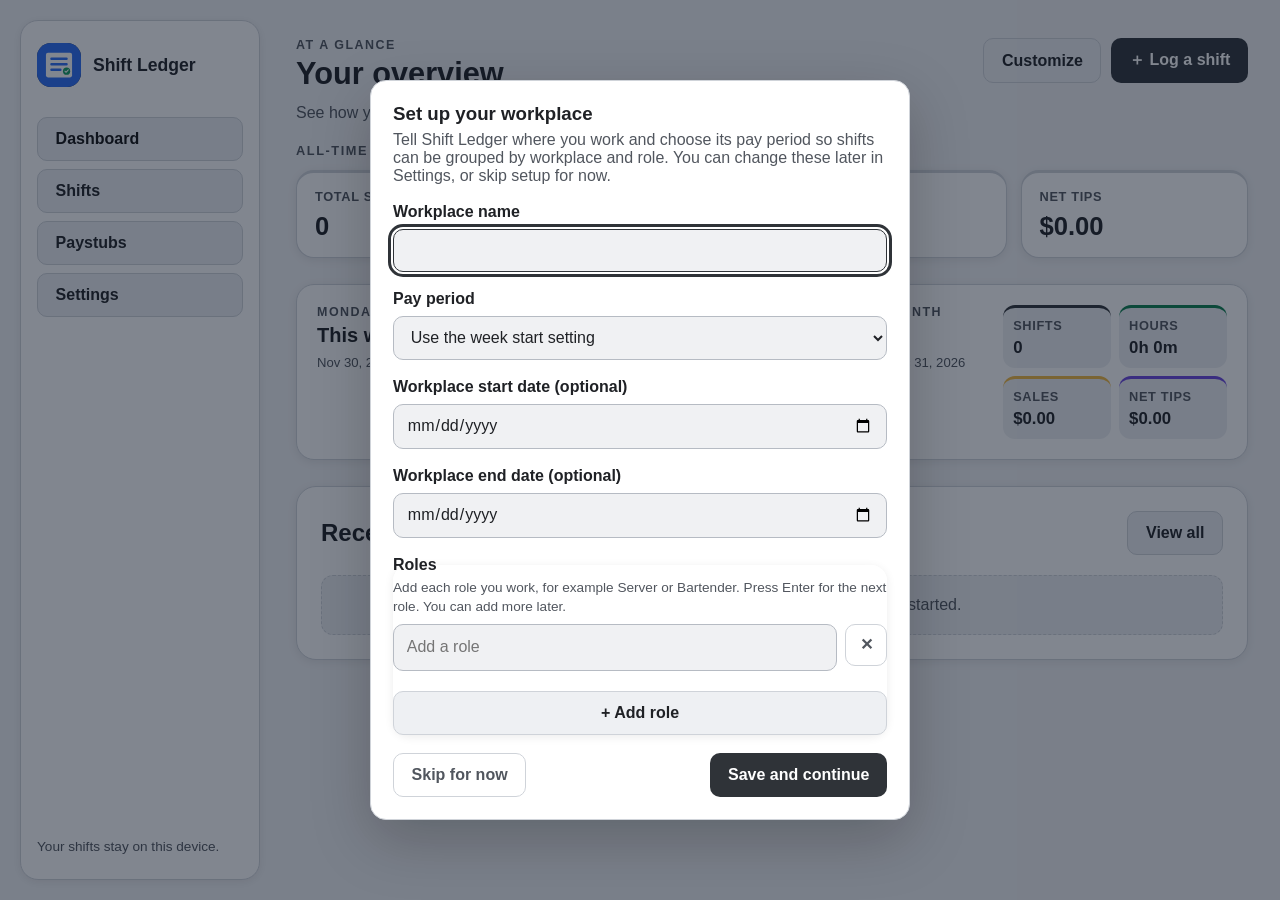
<file: index.html>
<!DOCTYPE html>
<html lang="en">

<head>
    <meta charset="UTF-8">
    <meta name="viewport" content="width=device-width, initial-scale=1.0, interactive-widget=resizes-content">
    <meta name="theme-color" content="#2a6df6">
    <meta name="description" content="Track service shifts, work hours, sales, and tips.">
    <title>Shift Ledger</title>
    <link rel="manifest" href="manifest.webmanifest">
    <link rel="icon" href="assets/icons/icon.svg" type="image/svg+xml">
    <link rel="stylesheet" href="assets/css/style.css">
    <script>
        // Apply saved appearance and hide the page until the app has rendered, avoiding a flash of default views.
        (function () {
            var root = document.documentElement;
            if ("scrollRestoration" in history) {
                history.scrollRestoration = "manual";
            }
            try {
                var settings = JSON.parse(localStorage.getItem("shift-ledger-settings-v1")) || {};
                if (/^[a-z-]+$/.test(settings.visualStyle || "")) {
                    root.dataset.style = settings.visualStyle;
                }
                if (settings.colorMode === "light" || settings.colorMode === "dark") {
                    root.dataset.theme = settings.colorMode;
                }
            } catch (error) { }
            root.classList.add("is-booting");
            window.setTimeout(function () { root.classList.remove("is-booting"); }, 3000);
        })();
    </script>
</head>

<body>
    <a class="skip-link" href="#main-content">Skip to main content</a>
    <div class="app-shell">
        <aside class="sidebar">
            <a class="brand" href="./" data-view="dashboard" aria-label="Shift Ledger dashboard">
                <img class="brand-mark" src="assets/icons/icon.svg" alt="">
                <strong>Shift Ledger</strong>
            </a>
            <nav class="main-nav" aria-label="Main navigation">
                <button type="button" class="nav-button" data-view="dashboard">Dashboard</button>
                <button type="button" class="nav-button" data-view="previous-shifts">Shifts</button>
                <button type="button" class="nav-button" data-view="paystubs">Paystubs</button>
                <button type="button" class="nav-button" data-view="settings">Settings</button>
            </nav>
            <p class="sidebar-footer">Your shifts stay on this device.</p>
        </aside>

        <div class="app-content">
            <p id="form-status" class="form-status" role="status" aria-live="polite" hidden></p>
        <main id="main-content" tabindex="-1">
            <section id="dashboard" class="view is-hidden">
                <header class="dashboard-heading view-header">
                    <div class="view-heading">
                        <p class="eyebrow">At a glance</p>
                        <h1>Your overview</h1>
                        <p>See how your shifts, hours, sales, and tips are adding up.</p>
                    </div>
                    <div class="dashboard-heading-actions">
                        <button type="button" id="open-dashboard-customize" class="secondary-button" aria-haspopup="dialog" aria-controls="dashboard-customize-dialog">Customize</button>
                        <button type="button" class="primary-button" data-view="new-shift">＋ Log a shift</button>
                    </div>
                </header>
                <section class="dashboard-totals" data-dashboard-section="totals" aria-labelledby="summary-heading">
                    <h2 id="summary-heading" class="summary-heading">All-time totals</h2>
                    <div class="summary-grid" role="group" aria-label="All-time totals">
                        <article class="stat-card accent-blue" data-dashboard-stat="shifts">
                            <span>Total shifts</span>
                            <strong id="summary-total-shifts">0</strong>
                        </article>
                        <article class="stat-card accent-green" data-dashboard-stat="hours">
                            <span>Hours worked</span>
                            <strong id="summary-total-hours">0h 0m</strong>
                        </article>
                        <article class="stat-card accent-gold" data-dashboard-stat="sales">
                            <span>Total sales</span>
                            <strong id="summary-total-sales">$0.00</strong>
                        </article>
                        <article class="stat-card accent-purple" data-dashboard-stat="tips">
                            <span>Net tips</span>
                            <strong id="summary-total-tips">$0.00</strong>
                        </article>
                    </div>
                </section>

                <section class="period-grid" data-dashboard-section="periods" aria-label="Period summaries">
                    <article class="period-card">
                        <div class="period-heading">
                            <div>
                                <p class="eyebrow">Monday to Sunday</p>
                                <h2>This week</h2>
                            </div>
                            <span id="week-date-range" class="period-range"></span>
                        </div>
                        <div id="week-summary" class="period-metrics" aria-label="This week's statistics"></div>
                    </article>
                    <article class="period-card">
                        <div class="period-heading">
                            <div>
                                <p class="eyebrow">Calendar month</p>
                                <h2>This month</h2>
                            </div>
                            <span id="month-date-range" class="period-range"></span>
                        </div>
                        <div id="month-summary" class="period-metrics" aria-label="This month's statistics"></div>
                    </article>
                </section>

                <section class="panel" data-dashboard-section="recent">
                    <div class="panel-header">
                        <h2>Recent activity</h2>
                        <button type="button" class="secondary-button" data-view="previous-shifts">View all</button>
                    </div>
                    <div id="recent-shifts" class="recent-list"></div>
                </section>

                <dialog id="dashboard-customize-dialog" class="history-filter-dialog" aria-labelledby="dashboard-customize-title">
                    <div class="filter-dialog-header">
                        <div>
                            <h3 id="dashboard-customize-title">Customize dashboard</h3>
                            <p>Choose which sections and stats to show.</p>
                        </div>
                        <button type="button" id="close-dashboard-customize" class="ghost-button" aria-label="Close customization">&times;</button>
                    </div>
                    <fieldset class="dashboard-options">
                        <legend>Sections</legend>
                        <label><input type="checkbox" data-dashboard-option="section" data-dashboard-key="totals"> All-time totals</label>
                        <label><input type="checkbox" data-dashboard-option="section" data-dashboard-key="periods"> This week and this month</label>
                        <label><input type="checkbox" data-dashboard-option="section" data-dashboard-key="recent"> Recent activity</label>
                    </fieldset>
                    <fieldset class="dashboard-options">
                        <legend>Stats</legend>
                        <label><input type="checkbox" data-dashboard-option="stat" data-dashboard-key="shifts"> Shifts</label>
                        <label><input type="checkbox" data-dashboard-option="stat" data-dashboard-key="hours"> Hours</label>
                        <label><input type="checkbox" data-dashboard-option="stat" data-dashboard-key="sales"> Sales</label>
                        <label><input type="checkbox" data-dashboard-option="stat" data-dashboard-key="tips"> Net tips</label>
                    </fieldset>
                    <div class="filter-dialog-actions">
                        <span></span>
                        <button type="button" id="done-dashboard-customize" class="primary-button">Done</button>
                    </div>
                </dialog>
            </section>

            <section id="new-shift" class="view is-hidden">
                <header class="form-header-card view-header">
                    <div class="view-heading">
                        <p class="eyebrow">Shift entry</p>
                        <h1 id="form-title">New Shift</h1>
                        <p>Capture the time, sales, and tips for this shift.</p>
                    </div>
                </header>

                <form id="shift-form" class="shift-form" novalidate>
                    <div id="guided-controls" class="guided-controls" hidden>
                        <p id="guided-progress" aria-live="polite"></p>
                        <p id="guided-question" class="guided-question" tabindex="-1"></p>
                    </div>
                    <div id="shift-entry-fields" hidden>
                    <div id="edit-history" class="edit-history" role="group" aria-label="Undo and redo" hidden>
                        <span id="edit-history-message" class="edit-history-message" role="status" aria-live="polite"></span>
                        <button type="button" id="undo-edit" class="ghost-button" aria-label="Undo" title="Undo (Ctrl+Z)" disabled>↶</button>
                        <button type="button" id="redo-edit" class="ghost-button" aria-label="Redo" title="Redo (Ctrl+Y)" disabled>↷</button>
                    </div>
                    <div class="form-context-grid">
                        <fieldset id="shift-date-card" data-guided-step data-guided-prompt="What date did your shift start?">
                            <legend>Shift date</legend>
                            <div class="form-grid">
                                <label class="field">
                                    <span>Date (shift start)</span>
                                    <input type="date" id="shift-date" aria-describedby="shift-date-error" required>
                                    <span class="field-error" id="shift-date-error" hidden></span>
                                </label>
                            </div>
                        </fieldset>

                        <fieldset id="shift-workplace-card" class="progressive-section" data-guided-step data-guided-prompt="Where did you work, and which role were you working?" hidden>
                            <legend>Workplace and role</legend>
                            <div class="form-grid">
                                <label class="field" id="shift-workplace-field" hidden>
                                    <span>Workplace</span>
                                    <select id="shift-workplace" aria-describedby="shift-workplace-error" required></select>
                                    <span class="field-error" id="shift-workplace-error" hidden></span>
                                </label>
                                <label class="field" id="shift-role-field" hidden>
                                    <span>Role</span>
                                    <select id="shift-role" aria-describedby="shift-role-hint shift-role-error"></select>
                                    <small class="field-hint" id="shift-role-hint" aria-live="polite"></small>
                                    <span class="field-error" id="shift-role-error" hidden></span>
                                </label>
                            </div>
                        </fieldset>
                    </div>

                    <div id="shift-details" class="shift-form-details progressive-section" hidden>
                        <div class="form-context-grid">
                            <fieldset data-guided-step data-guided-prompt="Which worked periods should be attached to this shift?">
                                <legend>Worked periods</legend>
                                <input type="hidden" id="shift-meal-period" value="">
                                <div class="form-grid">
                                    <div id="worked-period-list" class="worked-period-list">
                                        <div class="worked-period-row" data-worked-period-id="worked-period-1">
                                            <label class="field">
                                                <span>Worked period</span>
                                                <input type="text" id="shift-other-label" data-worked-period list="shift-label-suggestions" autocomplete="off" placeholder="e.g. Lunch, Brunch, or Overnight" aria-describedby="shift-meal-period-error">
                                            </label>
                                            <button type="button" class="secondary-button" data-remove-worked-period aria-label="Remove worked period 1" disabled>Remove period</button>
                                        </div>
                                    </div>
                                    <datalist id="shift-label-suggestions"></datalist>
                                    <button type="button" class="secondary-button" id="add-worked-period">+ Add worked period</button>
                                    <span class="field-error" id="shift-meal-period-error" hidden></span>
                                    <label class="field" id="shift-job-field">
                                        <span>Job</span>
                                        <select id="shift-job" aria-describedby="shift-job-error" required>
                                            <option value="">Select</option>
                                            <option value="Server">Server</option>
                                            <option value="Expo">Expo</option>
                                            <option value="__add_workplace__">+ Add workplace…</option>
                                        </select>
                                        <span class="field-error" id="shift-job-error" hidden></span>
                                    </label>
                                </div>
                            </fieldset>
                        <fieldset>
                            <legend>Time tracking</legend>
                            <div class="sub-card-grid">
                                <label class="field" data-guided-step data-guided-prompt="What time did you clock in?">
                                    <span>Clock in</span>
                                    <input type="time" id="shift-clock-in" aria-describedby="shift-clock-in-error" required>
                                    <span class="field-error" id="shift-clock-in-error" hidden></span>
                                </label>
                                <label class="field" data-guided-step data-guided-prompt="What time did your shift end?">
                                    <span>Clock out</span>
                                    <input type="time" id="shift-clock-out" aria-describedby="shift-clock-out-error" required>
                                    <span class="field-error" id="shift-clock-out-error" hidden></span>
                                </label>
                                <fieldset id="guided-break-question" class="guided-break-question" data-guided-step data-guided-prompt="Did you have a break?" hidden>
                                    <legend id="guided-break-label">Did you have a break?</legend>
                                    <div class="guided-choice-buttons" role="radiogroup" aria-labelledby="guided-break-label" aria-describedby="shift-had-break-error">
                                        <label class="guided-choice-button">
                                            <input type="radio" id="shift-had-break-yes" name="guided-had-break" value="yes">
                                            <span>Yes</span>
                                        </label>
                                        <label class="guided-choice-button">
                                            <input type="radio" id="shift-had-break-no" name="guided-had-break" value="no">
                                            <span>No</span>
                                        </label>
                                    </div>
                                    <span class="field-error" id="shift-had-break-error" hidden></span>
                                </fieldset>
                                <div id="break-time-fields" class="sub-card" data-guided-step data-guided-prompt="When did your break start and end?" role="group" aria-labelledby="break-card-title">
                                    <h4 class="sub-card-title" id="break-card-title">Break</h4>
                                    <label class="field">
                                        <span>Break start</span>
                                        <input type="time" id="shift-break-start" aria-describedby="shift-break-start-error">
                                        <span class="field-error" id="shift-break-start-error" hidden></span>
                                    </label>
                                    <label class="field">
                                        <span>Break end</span>
                                        <input type="time" id="shift-break-end" aria-describedby="shift-break-end-error">
                                        <span class="field-error" id="shift-break-end-error" hidden></span>
                                    </label>
                                </div>
                            </div>
                        </fieldset>
                        </div>

                        <p id="role-no-reports-note" class="field-hint" hidden>This role doesn't track sales or tip reports, so this shift is saved without them.</p>

                        <div id="single-report-fields" class="form-report-grid" hidden>
                        <fieldset id="guided-sales-card" data-role-capability="tracksSales">
                            <legend>Sales</legend>
                            <label id="shift-no-sales-report-control" class="report-toggle">
                                <input type="checkbox" id="shift-no-sales-report" aria-describedby="shift-no-sales-report-hint">
                                <span>No sales report for this shift</span>
                            </label>
                            <small id="shift-no-sales-report-hint" class="field-hint">Check this if you don't have your sales numbers. Sales are left out of totals, and nothing is recorded as zero.</small>
                            <fieldset id="guided-sales-report-step" class="guided-report-question" data-guided-step data-guided-prompt="Do you have your sales report?" hidden>
                                <legend id="guided-sales-report-title">Do you have your sales report?</legend>
                                <div id="guided-sales-report-choice" class="guided-report-choice" role="radiogroup" aria-labelledby="guided-sales-report-title" aria-describedby="shift-sales-report-error">
                                    <label class="guided-choice-button">
                                        <input type="radio" id="shift-has-sales-report-yes" name="guided-has-sales-report" value="yes">
                                        <span>Yes</span>
                                    </label>
                                    <label class="guided-choice-button">
                                        <input type="radio" id="shift-has-sales-report-no" name="guided-has-sales-report" value="no">
                                        <span>No</span>
                                    </label>
                                    <span class="field-error" id="shift-sales-report-error" hidden></span>
                                </div>
                                <small id="guided-sales-report-hint" class="field-hint" hidden>Choose No if you don't have the sales numbers. They won't be included in totals.</small>
                            </fieldset>
                            <div id="guided-sales-inputs" class="sub-card-grid" data-report-inputs="sales" data-guided-step data-guided-prompt="Fill out the sales from your report" hidden>
                                <label class="field">
                                    <span>Beer &amp; wine</span>
                                    <input type="number" id="shift-baw-sales" min="0" step="0.01" value="0">
                                </label>
                                <label class="field">
                                    <span>Food</span>
                                    <input type="number" id="shift-food-sales" min="0" step="0.01" value="0">
                                </label>
                                <label class="field">
                                    <span>Liquor</span>
                                    <input type="number" id="shift-liquor-sales" min="0" step="0.01" value="0">
                                </label>
                                <label class="field">
                                    <span>NA beverage</span>
                                    <input type="number" id="shift-na-sales" min="0" step="0.01" value="0">
                                </label>
                                <div class="sub-card" role="group" aria-labelledby="additional-sales-card-title">
                                    <h4 class="sub-card-title" id="additional-sales-card-title">Additional sales</h4>
                                    <label class="field">
                                        <span>Additional</span>
                                        <input type="number" id="shift-additional-sales" min="0" step="0.01" value="0">
                                    </label>
                                </div>
                            </div>
                        </fieldset>

                        <fieldset id="guided-tips-card" data-role-capability="tipReport">
                            <legend>Tips</legend>
                            <label id="shift-no-tips-report-control" class="report-toggle">
                                <input type="checkbox" id="shift-no-tips-report" aria-describedby="shift-no-tips-report-hint">
                                <span>No tip report for this shift</span>
                            </label>
                            <small id="shift-no-tips-report-hint" class="field-hint">Check this if you don't have your tip numbers. Tips are left out of totals, and nothing is recorded as zero.</small>
                            <fieldset id="guided-tips-report-step" class="guided-report-question" data-guided-step data-guided-prompt="Do you have your tips report?" hidden>
                                <legend id="guided-tips-report-title">Do you have your tips report?</legend>
                                <div id="guided-tips-report-choice" class="guided-report-choice" role="radiogroup" aria-labelledby="guided-tips-report-title" aria-describedby="shift-tips-report-error">
                                    <label class="guided-choice-button">
                                        <input type="radio" id="shift-has-tips-report-yes" name="guided-has-tips-report" value="yes">
                                        <span>Yes</span>
                                    </label>
                                    <label class="guided-choice-button">
                                        <input type="radio" id="shift-has-tips-report-no" name="guided-has-tips-report" value="no">
                                        <span>No</span>
                                    </label>
                                    <span class="field-error" id="shift-tips-report-error" hidden></span>
                                </div>
                                <small id="guided-tips-report-hint" class="field-hint" hidden>Choose No if you don't have the tip numbers. They won't be included in totals.</small>
                            </fieldset>
                            <div id="guided-tips-inputs" class="sub-card-grid" data-report-inputs="tips" data-guided-step data-guided-prompt="Fill out the tips from your report">
                                <div class="sub-card" role="group" aria-label="Tips report" data-role-capability="receivesTips">
                                    <div class="sub-card-grid">
                                        <label class="field" data-role-capability="receivesTips">
                                            <span>CC tips</span>
                                            <input type="number" id="shift-cc-tips" min="0" step="0.01" value="0">
                                        </label>
                                        <label class="field" data-role-capability="receivesTips">
                                            <span>Cash tips</span>
                                            <input type="number" id="shift-cash-tips" min="0" step="0.01" value="0">
                                        </label>
                                        <label class="field" data-role-capability="receivesTips">
                                            <span>Auto-gratuity</span>
                                            <input type="number" id="shift-auto-gratuity" min="0" step="0.01" value="0">
                                        </label>
                                    </div>
                                </div>
                                <div class="sub-card" role="group" aria-labelledby="tipout-card-title" data-role-capability="tipOut">
                                    <h4 class="sub-card-title" id="tipout-card-title">Tip out</h4>
                                    <label class="field" data-role-capability="tipsOut">
                                        <span>Tips paid out</span>
                                        <input type="number" id="shift-tip-out-paid" min="0" step="0.01" value="0">
                                    </label>
                                    <label class="field" data-role-capability="receivesTipOut">
                                        <span>Tip out received</span>
                                        <input type="number" id="shift-tip-out-received" min="0" step="0.01" value="0">
                                    </label>
                                </div>
                            </div>
                        </fieldset>
                        </div>

                        <section id="double-report-fields" data-guided-step data-guided-prompt="What reports do you have for this shift?" aria-labelledby="double-report-heading">
                            <h3 id="double-report-heading">Reports</h3>
                            <div id="flexible-reports">
                                <p>Enter numbers from your POS checkout slip.</p>
                                <div id="flexible-report-list" class="double-report-list"></div>
                                <button type="button" class="secondary-button" id="add-flexible-report">+ Add report</button>
                                <p id="flexible-report-summary" role="status"></p>
                                <ul id="flexible-report-calculation" hidden></ul>
                            </div>
                        </section>

                        <fieldset id="guided-notes-card" class="notes-section">
                            <legend>Notes</legend>
                            <fieldset id="guided-notes-question" class="guided-report-question" data-guided-step data-guided-prompt="Do you have notes for this shift?" hidden>
                                <legend id="guided-notes-title">Do you have notes for this shift?</legend>
                                <div class="guided-report-choice" role="radiogroup" aria-labelledby="guided-notes-title">
                                    <label class="guided-choice-button">
                                        <input type="radio" id="shift-has-notes-yes" name="guided-has-notes" value="yes">
                                        <span>Yes</span>
                                    </label>
                                    <label class="guided-choice-button">
                                        <input type="radio" id="shift-has-notes-no" name="guided-has-notes" value="no">
                                        <span>No</span>
                                    </label>
                                </div>
                            </fieldset>
                            <div id="notes-entry" data-guided-step data-guided-prompt="What would you like to remember about this shift?">
                                <p class="notes-hint" id="notes-hint">Anything important from the shift? Add one note per line. Press Enter for the next note.</p>
                                <ul id="notes-list" class="notes-list" aria-describedby="notes-hint"></ul>
                                <button type="button" id="add-note" class="secondary-button">+ Add note</button>
                            </div>
                        </fieldset>
                    </div>
                    </div>

                    <div id="form-errors" class="form-errors" role="alert" hidden>
                        <p>Please fix the following before saving:</p>
                        <ul></ul>
                    </div>
                    <p id="guided-next-hint" class="field-hint guided-next-hint" role="status" aria-live="polite" hidden></p>
                    <div id="guided-buttons" class="guided-buttons" hidden>
                        <button type="button" id="guided-back" class="secondary-button">Back</button>
                        <button type="button" id="guided-cancel" class="ghost-button">Cancel</button>
                        <button type="button" id="guided-next" class="primary-button" aria-describedby="guided-next-hint">Next</button>
                    </div>
                    <div id="form-actions" class="form-actions">
                        <button type="submit" id="review-shift" class="primary-button">Review shift</button>
                        <button type="button" id="cancel-form" class="ghost-button">Cancel</button>
                    </div>
                    <section id="shift-review" class="shift-review" aria-labelledby="shift-review-title" hidden>
                        <h2 id="shift-review-title" tabindex="-1">Review your shift</h2>
                        <p>This is how the shift will appear in your Shifts list.</p>
                        <div id="shift-incomplete-warning" class="shift-incomplete-warning" hidden>
                            <p><strong>This shift is incomplete.</strong> <span id="shift-missing-fields"></span></p>
                            <p>You can save it now and fill in the details later, or go back and add more information.</p>
                        </div>
                        <div id="shift-review-card"></div>
                        <section aria-labelledby="report-breakdown-heading">
                            <h3 id="report-breakdown-heading">How this was calculated</h3>
                            <ul id="review-report-breakdown" class="review-report-breakdown"></ul>
                        </section>
                        <div class="form-actions">
                            <button type="submit" id="save-shift" class="primary-button">Save shift</button>
                            <button type="button" id="review-add-report" class="secondary-button">+ Add Another Report</button>
                            <button type="button" id="edit-shift" class="secondary-button">Edit shift</button>
                            <button type="button" id="save-incomplete-shift" class="secondary-button" hidden>Save incomplete</button>
                            <button type="button" id="cancel-review" class="ghost-button">Cancel</button>
                        </div>
                    </section>
                </form>
            </section>

            <section id="previous-shifts" class="view is-hidden">
                <header class="history-page-heading view-header">
                    <div class="view-heading">
                        <div class="history-title-row">
                            <h1>Shifts</h1>
                            <span id="history-status" class="history-status" role="status" aria-live="polite"></span>
                            <button type="button" id="open-history-filters" class="secondary-button"
                                aria-haspopup="dialog" aria-controls="history-filter-dialog" aria-expanded="false">
                                Sort &amp; filter <span id="active-filter-count" class="filter-count" hidden></span>
                            </button>
                        </div>
                    </div>
                    <div class="view-header-actions">
                        <button type="button" id="open-new-shift" class="primary-button" data-view="new-shift">＋ New shift</button>
                    </div>
                </header>
                <ul id="active-filters" class="active-filters" aria-label="Active filters" hidden></ul>
                <dialog id="history-filter-dialog" class="history-filter-dialog" aria-labelledby="history-filter-title">
                    <div class="filter-dialog-header">
                        <div>
                            <h3 id="history-filter-title">Sort &amp; filter shifts</h3>
                            <p>Changes update the list as you make them.</p>
                        </div>
                        <button type="button" id="close-history-filters" class="ghost-button" aria-label="Close sort and filters">×</button>
                    </div>
                    <div class="history-filter-fields">
                        <label class="field history-sort-field">
                            <span>Sort by</span>
                            <select id="sort-by" autofocus>
                                <option value="date-desc">Newest first</option>
                                <option value="date-asc">Oldest first</option>
                                <option value="sales-desc">Sales: high to low</option>
                                <option value="tips-desc">Tips: high to low</option>
                            </select>
                        </label>
                        <label class="field">
                            <span>From</span>
                            <input type="date" id="filter-date-from">
                        </label>
                        <label class="field">
                            <span>To</span>
                            <input type="date" id="filter-date-to">
                        </label>
                        <label class="field">
                            <span>Workplace</span>
                            <select id="filter-workplace">
                                <option value="all">All workplaces</option>
                            </select>
                        </label>
                        <label class="field">
                            <span>Job</span>
                            <select id="filter-job">
                                <option value="all">All jobs</option>
                            </select>
                        </label>
                        <label class="field">
                            <span>Status</span>
                            <select id="filter-incomplete">
                                <option value="all">All shifts</option>
                                <option value="incomplete">Incomplete only</option>
                                <option value="complete">Complete only</option>
                            </select>
                        </label>
                    </div>
                    <div class="filter-dialog-actions">
                        <button type="button" id="clear-filters" class="ghost-button">Clear filters</button>
                        <button type="button" id="done-history-filters" class="primary-button">Done</button>
                    </div>
                </dialog>

                <div id="shift-list" class="shift-list"></div>
            </section>
            <section id="paystubs" class="view is-hidden">
                <header class="paystubs-page-heading view-header">
                    <div class="view-heading">
                        <p class="eyebrow">Your pay</p>
                        <h1>Paystubs</h1>
                        <p>Your saved paystubs will appear here.</p>
                    </div>
                </header>
                <div class="panel">
                    <p class="empty-state">No paystubs yet. Adding paystubs is coming soon.</p>
                </div>
            </section>
            <section id="settings" class="view is-hidden">
                <div class="settings-page">
                    <header class="settings-page-header view-header">
                        <div class="view-heading">
                            <p class="eyebrow">Make it yours</p>
                            <h1>Settings</h1>
                            <p>Set up your appearance, work preferences, and data.</p>
                        </div>
                    </header>

                    <div class="settings-card-grid">
                        <section class="settings-card appearance-card" aria-labelledby="appearance-title">
                            <div class="settings-card-heading">
                                <span class="settings-card-icon" aria-hidden="true">01</span>
                                <div>
                                    <p class="eyebrow">Personalize</p>
                                    <h2 id="appearance-title">Appearance</h2>
                                </div>
                            </div>
                            <div class="settings-grid">
                                <div class="field">
                                    <label for="setting-style">Visual style</label>
                                    <select id="setting-style" aria-describedby="setting-style-hint">
                                        <option value="minimalist">Minimalist</option>
                                        <option value="material">Material</option>
                                        <option value="neo-brutalist">Neo-brutalist</option>
                                        <option value="cyberpunk">Cyberpunk / Synthwave</option>
                                        <option value="glassmorphism">Glassmorphism</option>
                                        <option value="skeuomorphic">Modern Skeuomorphism</option>
                                        <option value="high-contrast">High-Contrast Accessible</option>
                                    </select>
                                    <small class="field-hint" id="setting-style-hint">Changes the look of the whole app.</small>
                                </div>
                                <div class="field">
                                    <label for="setting-mode">Color mode</label>
                                    <select id="setting-mode" aria-describedby="setting-mode-hint">
                                        <option value="system">System default</option>
                                        <option value="light">Light</option>
                                        <option value="dark">Dark</option>
                                    </select>
                                    <small class="field-hint" id="setting-mode-hint">Works with any visual style.</small>
                                </div>
                            </div>
                        </section>

                        <section class="settings-card formats-card" aria-labelledby="formats-title">
                            <div class="settings-card-heading">
                                <span class="settings-card-icon" aria-hidden="true">02</span>
                                <div>
                                    <p class="eyebrow">Personalize</p>
                                    <h2 id="formats-title">Formats &amp; display</h2>
                                </div>
                            </div>
                            <div class="settings-grid">
                                <div class="field">
                                    <label for="setting-week-start">Week starts on</label>
                                    <select id="setting-week-start" aria-describedby="setting-week-start-hint">
                                        <option value="monday">Monday</option>
                                        <option value="sunday">Sunday</option>
                                    </select>
                                    <small class="field-hint" id="setting-week-start-hint">Used for the weekly summary.</small>
                                </div>
                                <div class="field">
                                    <label for="setting-currency">Currency</label>
                                    <select id="setting-currency" aria-describedby="setting-currency-hint">
                                        <option value="USD">US Dollar (USD)</option>
                                        <option value="CAD">Canadian Dollar (CAD)</option>
                                        <option value="GBP">British Pound (GBP)</option>
                                        <option value="EUR">Euro (EUR)</option>
                                    </select>
                                    <small class="field-hint" id="setting-currency-hint">Changes how amounts display; it doesn't convert them.</small>
                                </div>
                                <div class="field">
                                    <label for="setting-zero-details">Zero amounts in shift details</label>
                                    <select id="setting-zero-details" aria-describedby="setting-zero-details-hint">
                                        <option value="hide">Hide</option>
                                        <option value="show">Show</option>
                                    </select>
                                    <small class="field-hint" id="setting-zero-details-hint">Applies to the breakdowns in Previous shifts.</small>
                                </div>
                            </div>
                        </section>

                        <section class="settings-card dashboard-settings-card" aria-labelledby="dashboard-settings-title">
                            <div class="settings-card-heading">
                                <span class="settings-card-icon" aria-hidden="true">03</span>
                                <div>
                                    <p class="eyebrow">Personalize</p>
                                    <h2 id="dashboard-settings-title">Dashboard</h2>
                                </div>
                            </div>
                            <p class="settings-description">Choose which sections and core stats appear on your dashboard. These settings also apply to the Customize button there.</p>
                            <fieldset class="dashboard-options">
                                <legend>Sections</legend>
                                <label><input type="checkbox" data-dashboard-option="section" data-dashboard-key="totals"> All-time totals</label>
                                <label><input type="checkbox" data-dashboard-option="section" data-dashboard-key="periods"> This week and this month</label>
                                <label><input type="checkbox" data-dashboard-option="section" data-dashboard-key="recent"> Recent activity</label>
                            </fieldset>
                            <fieldset class="dashboard-options">
                                <legend>Stats</legend>
                                <label><input type="checkbox" data-dashboard-option="stat" data-dashboard-key="shifts"> Shifts</label>
                                <label><input type="checkbox" data-dashboard-option="stat" data-dashboard-key="hours"> Hours</label>
                                <label><input type="checkbox" data-dashboard-option="stat" data-dashboard-key="sales"> Sales</label>
                                <label><input type="checkbox" data-dashboard-option="stat" data-dashboard-key="tips"> Net tips</label>
                            </fieldset>
                        </section>

                        <section class="settings-card work-setup-card" aria-labelledby="work-setup-title">
                            <div class="settings-card-heading">
                                <span class="settings-card-icon" aria-hidden="true">04</span>
                                <div>
                                    <p class="eyebrow">Work profile</p>
                                    <h2 id="work-setup-title">Workplaces &amp; roles</h2>
                                </div>
                            </div>
                            <p class="settings-description">Add the places you work and the roles you have at each one. Set one template per role and a pay period per workplace. Archive anything you no longer use: archived items leave future choices, while past shifts keep their job name and stay in your history. Only items with no saved shifts can be deleted.</p>
                            <div id="workplace-empty" class="workplace-empty" hidden>
                                <p class="settings-description">No workplaces yet. Set one up from the jobs in your saved shifts, or add one yourself.</p>
                                <button type="button" id="open-workplace-setup" class="secondary-button" aria-haspopup="dialog">Set up workplaces</button>
                            </div>
                            <ul id="workplace-list" class="workplace-list" aria-label="Workplaces and roles"></ul>
                            <div class="settings-actions">
                                <button type="button" id="add-workplace" class="secondary-button" aria-haspopup="dialog" aria-controls="workplace-setup-dialog">Add workplace</button>
                            </div>
                        </section>

                        <section class="settings-card data-card" aria-labelledby="data-title">
                            <div class="settings-card-heading">
                                <span class="settings-card-icon" aria-hidden="true">05</span>
                                <div>
                                    <p class="eyebrow">Backup &amp; privacy</p>
                                    <h2 id="data-title">Your data</h2>
                                </div>
                            </div>
                            <p class="settings-description">Your shift records are saved in this browser on this device. Download a backup or CSV copy before clearing browser data or moving devices.</p>
                            <div class="settings-actions">
                                <button type="button" id="export-backup" class="secondary-button">Download backup</button>
                                <button type="button" id="export-csv" class="secondary-button">Download CSV</button>
                                <button type="button" id="import-backup" class="secondary-button">Restore backup</button>
                                <input type="file" id="backup-file" accept="application/json,.json" hidden>
                                <button type="button" id="clear-all-data" class="danger-button">Delete all shifts</button>
                            </div>
                        </section>

                        <section class="settings-card app-updates-card" aria-labelledby="app-updates-title">
                            <div class="settings-card-heading">
                                <span class="settings-card-icon" aria-hidden="true">06</span>
                                <div>
                                    <p class="eyebrow">Version</p>
                                    <h2 id="app-updates-title">App updates</h2>
                                </div>
                            </div>
                            <p class="settings-description">Shift Ledger checks for updates automatically. You can also check now.</p>
                            <p class="settings-description">Current version: <span id="current-app-version"></span></p>
                            <div class="settings-actions">
                                <button type="button" id="check-for-updates" class="secondary-button">Check for updates</button>
                            </div>
                            <p id="update-check-status" class="settings-description" role="status" aria-live="polite"></p>
                        </section>
                    </div>
                </div>
            </section>
        </main>

        <dialog id="app-update-dialog" class="history-filter-dialog" aria-labelledby="app-update-title">
            <div class="filter-dialog-header">
                <div>
                    <h3 id="app-update-title">Update ready</h3>
                    <p>A new version of Shift Ledger is ready. Unsaved shift changes are protected by a confirmation.</p>
                </div>
            </div>
            <div class="filter-dialog-actions">
                <button type="button" id="dismiss-app-update" class="ghost-button">Later</button>
                <button type="button" id="reload-app" class="primary-button">Update now</button>
            </div>
        </dialog>

        <dialog id="confirm-dialog" class="history-filter-dialog" aria-labelledby="confirm-title">
            <div class="filter-dialog-header">
                <div>
                    <h3 id="confirm-title"></h3>
                    <p id="confirm-message"></p>
                </div>
            </div>
            <div class="filter-dialog-actions">
                <button type="button" id="confirm-cancel" class="ghost-button">Cancel</button>
                <button type="button" id="confirm-ok" class="primary-button"></button>
            </div>
        </dialog>

        <dialog id="shift-draft-dialog" class="history-filter-dialog" aria-labelledby="shift-draft-title" aria-describedby="shift-draft-message">
            <div class="filter-dialog-header">
                <div>
                    <h3 id="shift-draft-title">Unfinished shift draft</h3>
                    <p id="shift-draft-message"></p>
                </div>
            </div>
            <div class="filter-dialog-actions">
                <button type="button" id="dismiss-shift-draft" class="ghost-button">Not now</button>
                <button type="button" id="discard-shift-draft" class="danger-button">Discard draft</button>
                <button type="button" id="resume-shift-draft" class="primary-button">Resume draft</button>
            </div>
        </dialog>

        <dialog id="name-dialog" class="history-filter-dialog" aria-labelledby="name-dialog-title">
            <form id="name-form" novalidate>
                <div class="filter-dialog-header">
                    <div>
                        <h3 id="name-dialog-title"></h3>
                        <p id="name-dialog-hint"></p>
                    </div>
                </div>
                <div class="field">
                    <label for="name-input">Name</label>
                    <input type="text" id="name-input" maxlength="60" autocomplete="off" aria-describedby="name-input-error">
                    <span class="field-error" id="name-input-error" hidden></span>
                </div>
                <div class="filter-dialog-actions">
                    <button type="button" id="cancel-name" class="ghost-button">Cancel</button>
                    <button type="submit" id="submit-name" class="primary-button">Save</button>
                </div>
            </form>
        </dialog>

        <dialog id="workplace-setup-dialog" class="history-filter-dialog" aria-labelledby="workplace-setup-title">
            <form id="workplace-setup-form" novalidate>
                <div class="filter-dialog-header">
                    <div>
                        <h3 id="workplace-setup-title">Set up your workplace</h3>
                        <p id="workplace-setup-text">Tell Shift Ledger where you work so shifts can be grouped by workplace and role. You can change all of this later in Settings, or skip it for now.</p>
                    </div>
                </div>
                <div class="field">
                    <label for="setup-workplace-name">Workplace name</label>
                    <input type="text" id="setup-workplace-name" maxlength="60" autocomplete="off" aria-describedby="setup-workplace-error">
                    <span class="field-error" id="setup-workplace-error" hidden></span>
                </div>
                <div class="field">
                    <label for="setup-pay-period-type">Pay period</label>
                    <select id="setup-pay-period-type" aria-describedby="setup-pay-period-error">
                        <option value="">Use the week start setting</option>
                        <option value="weekly">Weekly</option>
                        <option value="biweekly">Every two weeks</option>
                        <option value="semimonthly">Twice a month (1st and 16th)</option>
                        <option value="monthly">Monthly</option>
                    </select>
                </div>
                <div class="field" id="setup-pay-period-start-day-field" hidden>
                    <label for="setup-pay-period-start-day">Period starts on</label>
                    <select id="setup-pay-period-start-day" aria-describedby="setup-pay-period-error">
                        <option value="sunday">Sunday</option>
                        <option value="monday">Monday</option>
                        <option value="tuesday">Tuesday</option>
                        <option value="wednesday">Wednesday</option>
                        <option value="thursday">Thursday</option>
                        <option value="friday">Friday</option>
                        <option value="saturday">Saturday</option>
                    </select>
                </div>
                <div class="field" id="setup-pay-period-anchor-field" hidden>
                    <label for="setup-pay-period-anchor">A reference pay-period start date</label>
                    <input type="date" id="setup-pay-period-anchor" aria-describedby="setup-pay-period-error">
                </div>
                <span class="field-error" id="setup-pay-period-error" hidden></span>
                <div class="field">
                    <label for="setup-workplace-start-date">Workplace start date (optional)</label>
                    <input type="date" id="setup-workplace-start-date" aria-describedby="setup-workplace-dates-error">
                </div>
                <div class="field">
                    <label for="setup-workplace-end-date">Workplace end date (optional)</label>
                    <input type="date" id="setup-workplace-end-date" aria-describedby="setup-workplace-dates-error">
                </div>
                <span class="field-error" id="setup-workplace-dates-error" hidden></span>
                <fieldset class="field setup-roles-field">
                    <legend>Roles</legend>
                    <small class="field-hint" id="setup-roles-hint"></small>
                    <ul id="setup-roles" class="notes-list" aria-describedby="setup-roles-hint setup-roles-error"></ul>
                    <button type="button" id="add-setup-role" class="secondary-button">+ Add role</button>
                    <span class="field-error" id="setup-roles-error" hidden></span>
                </fieldset>
                <div class="filter-dialog-actions">
                    <button type="button" id="skip-workplace-setup" class="ghost-button">Skip for now</button>
                    <button type="submit" id="save-workplace-setup" class="primary-button">Save and continue</button>
                </div>
            </form>
        </dialog>

        <dialog id="add-roles-dialog" class="history-filter-dialog" aria-labelledby="add-roles-title">
            <form id="add-roles-form" novalidate>
                <div class="filter-dialog-header">
                    <div>
                        <h3 id="add-roles-title">Add roles</h3>
                        <p>A role is the position you work here, such as Server or Bartender. Press Enter for the next role.</p>
                    </div>
                </div>
                <fieldset class="field setup-roles-field">
                    <legend>Roles</legend>
                    <ul id="add-roles-list" class="notes-list" aria-describedby="add-roles-error"></ul>
                    <button type="button" id="add-roles-more" class="secondary-button">+ Add role</button>
                    <span class="field-error" id="add-roles-error" hidden></span>
                </fieldset>
                <div class="filter-dialog-actions">
                    <button type="button" id="cancel-add-roles" class="ghost-button">Cancel</button>
                    <button type="submit" class="primary-button">Add roles</button>
                </div>
            </form>
        </dialog>

        <dialog id="template-dialog" class="history-filter-dialog" aria-labelledby="template-dialog-title">
            <form id="template-form" novalidate>
                <div class="filter-dialog-header">
                    <div>
                        <h3 id="template-dialog-title">Role settings</h3>
                        <p>Set an optional hourly wage and shift defaults. Defaults only fill empty fields, and you can change everything on the shift. Leave fields empty to skip them.</p>
                    </div>
                </div>
                <div class="field">
                    <label for="template-hourly-wage">Hourly wage (optional)</label>
                    <input type="number" id="template-hourly-wage" min="0" step="0.01" inputmode="decimal" aria-describedby="template-hourly-wage-hint template-error">
                    <small id="template-hourly-wage-hint" class="field-hint">Saved for tracking and future estimates; it does not change shift totals.</small>
                </div>
                <div class="field">
                    <label for="template-meal-period">Meal period</label>
                    <select id="template-meal-period">
                        <option value="">No default</option>
                        <option value="Lunch">Lunch</option>
                        <option value="Dinner">Dinner</option>
                        <option value="Double">Double</option>
                    </select>
                </div>
                <label class="report-toggle">
                    <input type="checkbox" id="template-use-times">
                    <span>Has default clock-in and clock-out times</span>
                </label>
                <div id="template-time-fields" class="settings-grid role-template-fields" hidden>
                    <div class="field">
                        <label for="template-clock-in">Clock in</label>
                        <input type="time" id="template-clock-in">
                    </div>
                    <div class="field">
                        <label for="template-clock-out">Clock out</label>
                        <input type="time" id="template-clock-out">
                    </div>
                </div>
                <label class="report-toggle">
                    <input type="checkbox" id="template-use-break">
                    <span>Has a default break</span>
                </label>
                <div id="template-break-fields" class="settings-grid role-template-fields" hidden>
                    <div class="field">
                        <label for="template-break-start">Break start</label>
                        <input type="time" id="template-break-start">
                    </div>
                    <div class="field">
                        <label for="template-break-end">Break end</label>
                        <input type="time" id="template-break-end" aria-describedby="template-error">
                    </div>
                </div>
                <fieldset class="settings-grid role-capabilities">
                <legend>Shift reports and tips</legend>
                <label class="report-toggle">
                    <input type="checkbox" id="template-tracks-sales">
                    <span>Has a sales report</span>
                </label>
                <label class="report-toggle">
                    <input type="checkbox" id="template-receives-tips">
                    <span>Receives tips</span>
                </label>
                <label class="report-toggle">
                    <input type="checkbox" id="template-tips-out">
                    <span>Tips out to others</span>
                </label>
                <label class="report-toggle">
                    <input type="checkbox" id="template-receives-tip-out">
                    <span>Receives a tip-out</span>
                </label>
                <small class="field-hint">These switches control future shift entry. Existing shift details stay unchanged.</small>
                </fieldset>
                <span class="field-error" id="template-error" hidden></span>
                <div class="filter-dialog-actions">
                    <button type="button" id="cancel-template" class="ghost-button">Cancel</button>
                    <button type="submit" class="primary-button">Save role settings</button>
                </div>
            </form>
        </dialog>

        <dialog id="pay-period-dialog" class="history-filter-dialog" aria-labelledby="pay-period-dialog-title">
            <form id="pay-period-form" novalidate>
                <div class="filter-dialog-header">
                    <div>
                        <h3 id="pay-period-dialog-title">Pay period</h3>
                        <p>Choose how often this workplace pays you and the weekday each period starts. Every-two-weeks periods need a reference date to keep alternating weeks aligned.</p>
                    </div>
                </div>
                <div class="field">
                    <label for="pay-period-type">Pay period</label>
                    <select id="pay-period-type" aria-describedby="pay-period-error">
                        <option value="">Use the week start setting</option>
                        <option value="weekly">Weekly</option>
                        <option value="biweekly">Every two weeks</option>
                        <option value="semimonthly">Twice a month (1st and 16th)</option>
                        <option value="monthly">Monthly</option>
                    </select>
                </div>
                <div class="field" id="pay-period-start-day-field" hidden>
                    <label for="pay-period-start-day">Period starts on</label>
                    <select id="pay-period-start-day" aria-describedby="pay-period-error">
                        <option value="sunday">Sunday</option>
                        <option value="monday">Monday</option>
                        <option value="tuesday">Tuesday</option>
                        <option value="wednesday">Wednesday</option>
                        <option value="thursday">Thursday</option>
                        <option value="friday">Friday</option>
                        <option value="saturday">Saturday</option>
                    </select>
                </div>
                <div class="field" id="pay-period-anchor-field" hidden>
                    <label for="pay-period-anchor">A reference pay-period start date</label>
                    <input type="date" id="pay-period-anchor" aria-describedby="pay-period-error">
                </div>
                <span class="field-error" id="pay-period-error" hidden></span>
                <div class="filter-dialog-actions">
                    <button type="button" id="cancel-pay-period" class="ghost-button">Cancel</button>
                    <button type="submit" class="primary-button">Save pay period</button>
                </div>
            </form>
        </dialog>

        <dialog id="workplace-dates-dialog" class="history-filter-dialog" aria-labelledby="workplace-dates-title">
            <form id="workplace-dates-form" novalidate>
                <div class="filter-dialog-header">
                    <div>
                        <h3 id="workplace-dates-title">Workplace dates</h3>
                        <p>Optional dates for your records only. They don't limit shift logging or change history.</p>
                    </div>
                </div>
                <div class="field">
                    <label for="workplace-start-date">Start date</label>
                    <input type="date" id="workplace-start-date" aria-describedby="workplace-dates-error">
                </div>
                <div class="field">
                    <label for="workplace-end-date">End date</label>
                    <input type="date" id="workplace-end-date" aria-describedby="workplace-dates-error">
                </div>
                <span class="field-error" id="workplace-dates-error" hidden></span>
                <div class="filter-dialog-actions">
                    <button type="button" id="cancel-workplace-dates" class="ghost-button">Cancel</button>
                    <button type="submit" class="primary-button">Save dates</button>
                </div>
            </form>
        </dialog>

        <dialog id="add-report-dialog" class="history-filter-dialog" aria-labelledby="add-report-dialog-title">
            <form id="add-report-form" novalidate>
                <div class="filter-dialog-header">
                    <div>
                        <h3 id="add-report-dialog-title">Add Report</h3>
                        <p id="add-report-dialog-hint">Enter numbers from your POS checkout slip.</p>
                    </div>
                    <button type="button" id="close-add-report-dialog" class="ghost-button" aria-label="Close add report">×</button>
                </div>

                <div id="add-report-dialog-steps" class="add-report-steps">
                    <!-- Step 1: Report label and coverage -->
                    <fieldset id="add-report-step-label" class="add-report-step" data-step-index="0" hidden>
                        <legend id="add-report-step-label-title">Report label and coverage</legend>
                        <div class="field">
                            <label for="add-report-label">Report label (optional)</label>
                            <input type="text" id="add-report-label" placeholder="e.g. Breakfast, Bar, Lunch">
                        </div>
                        <div class="field">
                            <label id="add-report-presets-label">Quick labels</label>
                            <div class="report-label-presets" id="add-report-presets" role="group" aria-labelledby="add-report-presets-label">
                                <button type="button" class="secondary-button" data-preset="Lunch">Lunch</button>
                                <button type="button" class="secondary-button" data-preset="Dinner">Dinner</button>
                                <button type="button" class="secondary-button" data-preset="Bar">Bar</button>
                                <button type="button" class="secondary-button" data-preset="Whole Shift">Whole Shift</button>
                            </div>
                        </div>
                        <div class="field">
                            <label for="add-report-coverage">Report covers</label>
                            <select id="add-report-coverage" aria-describedby="add-report-coverage-error">
                                <option value="part">One separate period</option>
                                <option value="whole" selected>The whole shift</option>
                                <option value="reference">Reference only (not counted)</option>
                            </select>
                            <span class="field-error" id="add-report-coverage-error" hidden></span>
                        </div>
                    </fieldset>

                    <!-- Step 2: Sales Report -->
                    <fieldset id="add-report-step-sales" class="add-report-step" data-step-index="1" data-report-type="sales" hidden>
                        <legend id="add-report-step-sales-title">Sales</legend>
                        <label class="report-toggle">
                            <input type="checkbox" id="add-report-no-sales" aria-describedby="add-report-no-sales-hint">
                            <span>No sales report</span>
                        </label>
                        <small id="add-report-no-sales-hint" class="field-hint">Skip this if you don't have sales numbers.</small>
                        <div id="add-report-sales-fields" class="sub-card-grid">
                            <label class="field">
                                <span>Beer &amp; wine</span>
                                <input type="number" id="add-report-baw-sales" min="0" step="0.01" value="0">
                            </label>
                            <label class="field">
                                <span>Food</span>
                                <input type="number" id="add-report-food-sales" min="0" step="0.01" value="0">
                            </label>
                            <label class="field">
                                <span>Liquor</span>
                                <input type="number" id="add-report-liquor-sales" min="0" step="0.01" value="0">
                            </label>
                            <label class="field">
                                <span>NA beverage</span>
                                <input type="number" id="add-report-na-sales" min="0" step="0.01" value="0">
                            </label>
                            <label class="field">
                                <span>Additional</span>
                                <input type="number" id="add-report-additional-sales" min="0" step="0.01" value="0">
                            </label>
                        </div>
                    </fieldset>

                    <!-- Step 3: Tips Report -->
                    <fieldset id="add-report-step-tips" class="add-report-step" data-step-index="2" data-report-type="tips" hidden>
                        <legend id="add-report-step-tips-title">Tips</legend>
                        <label class="report-toggle">
                            <input type="checkbox" id="add-report-no-tips" aria-describedby="add-report-no-tips-hint">
                            <span>No tips report</span>
                        </label>
                        <small id="add-report-no-tips-hint" class="field-hint">Skip this if you don't have tip numbers.</small>
                        <div id="add-report-tips-fields" class="sub-card-grid">
                            <label class="field" id="add-report-cc-tips-field">
                                <span>CC tips</span>
                                <input type="number" id="add-report-cc-tips" min="0" step="0.01" value="0">
                            </label>
                            <label class="field" id="add-report-cash-tips-field">
                                <span>Cash tips</span>
                                <input type="number" id="add-report-cash-tips" min="0" step="0.01" value="0">
                            </label>
                            <label class="field" id="add-report-auto-gratuity-field">
                                <span>Auto-gratuity</span>
                                <input type="number" id="add-report-auto-gratuity" min="0" step="0.01" value="0">
                            </label>
                            <label class="field" id="add-report-tips-paid-out-field">
                                <span>Tips paid out</span>
                                <input type="number" id="add-report-tips-paid-out" min="0" step="0.01" value="0">
                            </label>
                            <label class="field" id="add-report-tip-out-received-field">
                                <span>Tip out received</span>
                                <input type="number" id="add-report-tip-out-received" min="0" step="0.01" value="0">
                            </label>
                        </div>
                    </fieldset>
                </div>

                <div id="add-report-dialog-actions" class="filter-dialog-actions">
                    <button type="button" id="add-report-back" class="ghost-button" hidden>Back</button>
                    <button type="button" id="add-report-cancel" class="ghost-button">Cancel</button>
                    <button type="button" id="add-report-next" class="primary-button" hidden>Next</button>
                    <button type="submit" id="add-report-submit" class="primary-button" hidden>Add Report</button>
                </div>
            </form>
        </dialog>

        <nav class="mobile-bottom-nav" aria-label="Quick navigation">
            <button type="button" class="mobile-bottom-nav-button" data-view="dashboard">
                <svg class="nav-icon" viewBox="0 0 24 24" aria-hidden="true"><path d="M3 10.5 12 3l9 7.5V21H3z"></path><path class="nav-icon-detail" d="M9 21v-7h6v7"></path></svg>
                <small>Dashboard</small>
            </button>
            <button type="button" class="mobile-bottom-nav-button" data-view="previous-shifts">
                <svg class="nav-icon" viewBox="0 0 24 24" aria-hidden="true"><rect x="3" y="5" width="18" height="16" rx="2"></rect><path class="nav-icon-detail" d="M7 3v4m10-4v4M3 10h18"></path></svg>
                <small>Shifts</small>
            </button>
            <button type="button" class="mobile-bottom-nav-button" data-view="paystubs">
                <svg class="nav-icon" viewBox="0 0 24 24" aria-hidden="true"><path d="M5 3h14v18l-3-2-4 2-4-2-3 2z"></path><path class="nav-icon-detail" d="M9 8h6M9 12h6M9 16h4"></path></svg>
                <small>Paystubs</small>
            </button>
            <button type="button" class="mobile-bottom-nav-button" data-view="settings">
                <svg class="nav-icon" viewBox="0 0 24 24" aria-hidden="true"><path d="m9.5 3 5 0 .6 2.4 2 .8 2.1-1.2 2.5 4.3-1.8 1.7v2l1.8 1.7-2.5 4.3-2.1-1.2-2 .8-.6 2.4h-5l-.6-2.4-2-.8-2.1 1.2-2.5-4.3L4.1 13v-2L2.3 9.3l2.5-4.3 2.1 1.2 2-.8z"></path><circle class="nav-icon-detail" cx="12" cy="12" r="3"></circle></svg>
                <small>Settings</small>
            </button>
        </nav>
        </div>
    </div>

    <template id="shift-card-template">
        <div class="shift-entry">
        <button type="button" class="shift-summary" aria-haspopup="dialog">
            <span class="shift-summary-main">
                <strong class="summary-date"></strong>
                <span class="summary-job"></span>
                <span class="summary-tags">
                    <span class="pill summary-meal"></span>
                    <span class="pill summary-incomplete" hidden>Incomplete</span>
                    <span class="summary-status" hidden></span>
                </span>
            </span>
            <span class="shift-summary-metrics">
                <span class="summary-metric"><small>Hours</small><strong class="summary-hours"></strong><span class="summary-hourly"></span></span>
                <span class="summary-metric"><small>Sales</small><strong class="summary-sales"></strong><span class="summary-tip-percent"></span></span>
            </span>
            <span class="summary-primary"><span class="summary-primary-tip"><small>Net tips</small><strong class="summary-tips"></strong></span><span class="summary-chevron" aria-hidden="true">&#8250;</span></span>
        </button>
        <dialog class="history-filter-dialog shift-detail-dialog" aria-label="Shift details">
        <article class="shift-card">
            <div class="card-header">
                <div>
                    <p class="card-date"></p>
                    <div class="card-title-row">
                        <h3 class="card-title"><span class="card-job"></span></h3>
                        <span class="pill card-meal"></span>
                        <span class="pill card-incomplete" hidden>Incomplete</span>
                    </div>
                    <p class="card-missing-fields" hidden></p>
                    <p class="card-report-status" hidden></p>
                </div>
                <div class="card-header-side">
                    <button type="button" class="ghost-button close-shift-detail" aria-label="Close shift details">&times;</button>
                </div>
            </div>

            <div class="card-body">
            <div class="card-primary-metrics shift-card-summary">
                <div class="card-stat card-stat-tips">
                    <div class="card-stat-head">
                        <span class="card-stat-label">Net tips</span>
                        <strong class="card-tips"></strong>
                    </div>
                    <div class="card-substats" role="group" aria-label="Tips breakdown">
                        <p><span>Card</span> <strong class="card-cc-tips"></strong></p>
                        <p><span>Cash</span> <strong class="card-cash-tips"></strong></p>
                        <p><span>Auto-grat.</span> <strong class="card-auto-gratuity"></strong></p>
                        <p class="card-substat-divider"><span>Tipped out</span> <strong class="card-tips-paid-out"></strong></p>
                        <p><span>Received</span> <strong class="card-tip-out-received"></strong></p>
                    </div>
                </div>
                <div class="card-stat card-stat-hours">
                    <div class="card-stat-head">
                        <span class="card-stat-label">Hours</span>
                        <strong class="card-hours"></strong>
                    </div>
                    <div class="card-substats" role="group" aria-label="Time clock">
                        <p><span>In</span> <strong class="card-clock-in"></strong></p>
                        <p><span>Out</span> <strong class="card-clock-out"></strong></p>
                        <p><span>Break</span> <strong class="card-break"></strong></p>
                    </div>
                </div>
                <div class="card-stat card-stat-sales">
                    <div class="card-stat-head">
                        <span class="card-stat-label">Sales</span>
                        <strong class="card-sales"></strong>
                    </div>
                    <div class="card-substats" role="group" aria-label="Sales breakdown">
                        <p><span>Beer/wine</span> <strong class="card-baw-sales"></strong></p>
                        <p><span>Food</span> <strong class="card-food-sales"></strong></p>
                        <p><span>Liquor</span> <strong class="card-liquor-sales"></strong></p>
                        <p><span>NA bev</span> <strong class="card-na-bev-sales"></strong></p>
                        <p class="card-substat-divider"><span>Additional</span> <strong class="card-additional-sales"></strong></p>
                    </div>
                </div>
            </div>

            <section class="card-flexible-reports" hidden>
                <h4>Reports</h4>
                <ul></ul>
            </section>
            <div class="card-notes"></div>
            </div>

            <div class="card-actions">
                <button type="button" class="danger-button delete-shift">Delete</button>
                <button type="button" class="primary-button edit-shift">Edit shift</button>
            </div>
        </article>
        <nav class="shift-detail-nav" aria-label="Browse shifts">
            <button type="button" class="secondary-button shift-nav-prev">&#8249; Previous</button>
            <span class="shift-nav-count" aria-live="polite"></span>
            <button type="button" class="secondary-button shift-nav-next">Next &#8250;</button>
        </nav>
        </dialog>
        </div>
    </template>

    <template id="double-report-template">
        <div class="double-report" role="group">
            <label class="double-report-toggle">
                <input type="checkbox" data-report-toggle>
                <span data-report-label></span>
                <span class="report-toggle-indicator" aria-hidden="true">✓</span>
            </label>
            <fieldset data-report-fields disabled>
                <legend class="sr-only">Report details</legend>
                <div class="report-details-grid">
                    <section class="report-data-group" role="group" aria-label="Tips" data-role-capability="tipReport">
                        <h4>Tips</h4>
                        <div class="report-field-grid">
                            <label class="field" data-role-capability="receivesTips"><span>CC tips</span><input type="number" min="0" step="0.01" value="0" data-report-field="ccTips"></label>
                            <label class="field" data-role-capability="receivesTips"><span>Cash tips</span><input type="number" min="0" step="0.01" value="0" data-report-field="cashTips"></label>
                            <label class="field" data-role-capability="receivesTips"><span>Auto-gratuity</span><input type="number" min="0" step="0.01" value="0" data-report-field="autoGratuity"></label>
                            <label class="field" data-role-capability="tipsOut"><span>Tip out</span><input type="number" min="0" step="0.01" value="0" data-report-field="tipsPaidOut"></label>
                            <label class="field" data-role-capability="receivesTipOut"><span>Tip out received</span><input type="number" min="0" step="0.01" value="0" data-report-field="tipOutReceived"></label>
                        </div>
                    </section>
                    <section class="report-data-group" role="group" aria-label="Sales" data-role-capability="tracksSales">
                        <h4>Sales</h4>
                        <div class="report-field-grid">
                                <label class="field"><span>Beer &amp; wine</span><input type="number" min="0" step="0.01" value="0" data-report-field="bawSales"></label>
                                <label class="field"><span>Food</span><input type="number" min="0" step="0.01" value="0" data-report-field="foodSales"></label>
                                <label class="field"><span>Liquor</span><input type="number" min="0" step="0.01" value="0" data-report-field="liquorSales"></label>
                                <label class="field"><span>NA beverage</span><input type="number" min="0" step="0.01" value="0" data-report-field="naBevSales"></label>
                                <label class="field"><span>Additional</span><input type="number" min="0" step="0.01" value="0" data-report-field="additionalSales"></label>
                        </div>
                    </section>
                </div>
            </fieldset>
        </div>
    </template>

    <script src="assets/js/shift-math.js"></script>
    <script src="assets/js/workplaces.js"></script>
    <script src="assets/js/app-version.js"></script>
    <script src="assets/js/script.js"></script>
</body>

</html>
</file>
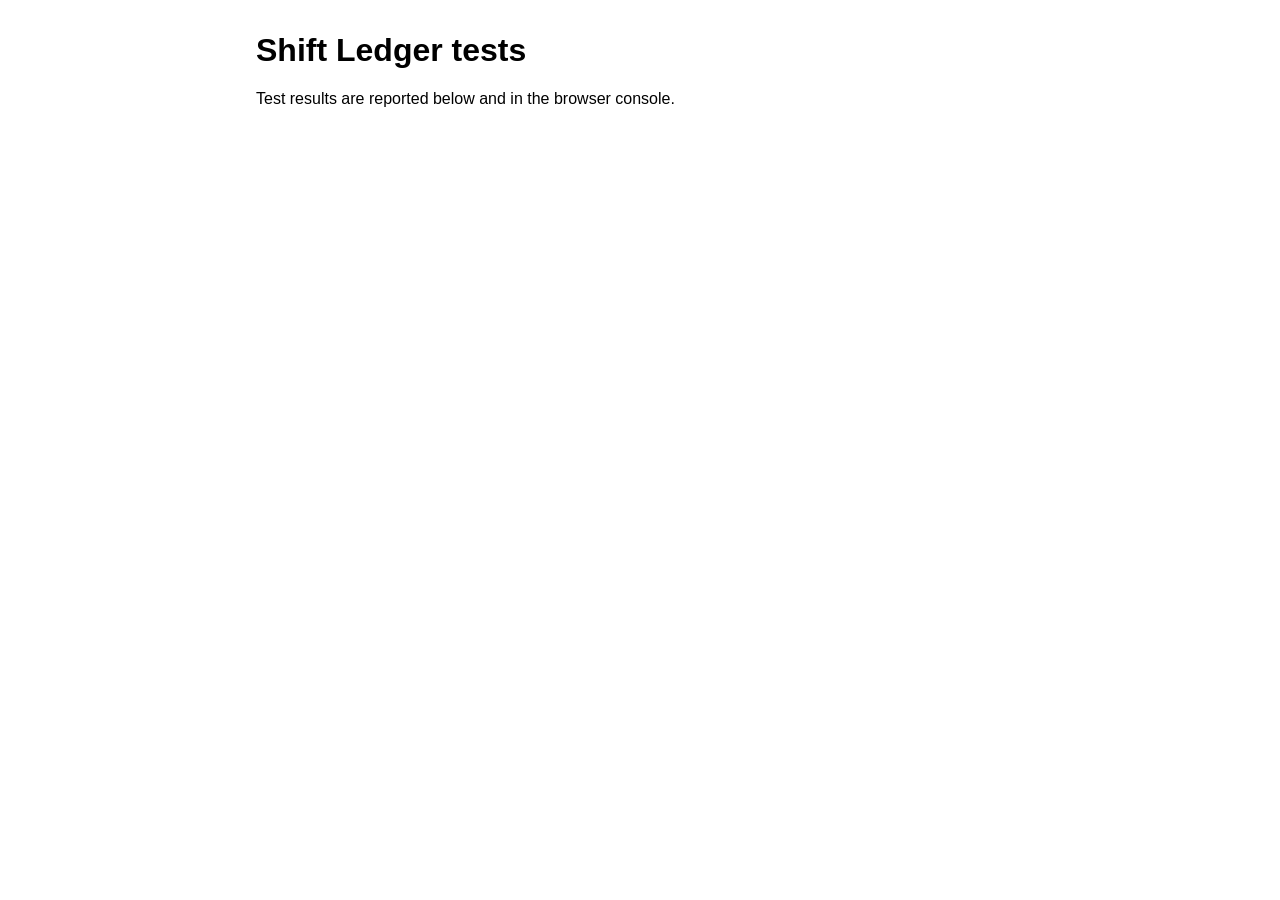
<file: tests/index.html>
<!DOCTYPE html>
<html lang="en">

<head>
    <meta charset="UTF-8">
    <meta name="viewport" content="width=device-width, initial-scale=1.0">
    <title>Shift Ledger Tests</title>
    <style>
        body {
            font-family: sans-serif;
            margin: 2rem auto;
            max-width: 48rem;
            padding: 0 1rem;
        }

        #test-results {
            padding: 1rem;
            white-space: pre-wrap;
        }
    </style>
</head>

<body>
    <h1>Shift Ledger tests</h1>
    <p>Test results are reported below and in the browser console.</p>
    <script src="../assets/js/shift-math.js"></script>
    <script src="../assets/js/workplaces.js"></script>
    <script type="module" src="./run-tests.js"></script>
</body>

</html>
</file>
<file: assets/css/style.css>
:root {
    color-scheme: light;
    --bg: #f1f2f4;
    --panel: #ffffff;
    --panel-alt: #eef0f3;
    --border: #cfd3d9;
    --text: #1f2125;
    --muted: #51565e;
    --primary: #2f3338;
    --primary-dark: #111111;
    --success: #0b7f4e;
    --gold: #f2b93f;
    --purple: #6b46e0;
    --danger: #c42a43;
    --button-text: #ffffff;
    --shadow: 0 2px 10px rgba(0, 0, 0, 0.08);
}

:root[data-theme="dark"] {
    color-scheme: dark;
    --bg: #202124;
    --panel: #252629;
    --panel-alt: #2b2c2f;
    --border: #343538;
    --text: #e4e4e4;
    --muted: #b6b6b6;
    --primary: #c9c9c9;
    --primary-dark: #ededed;
    --button-text: #202124;
    --shadow: 0 10px 28px rgba(0, 0, 0, 0.12);
}

:root[data-style="minimalist"] {
    --field-background: #f0f1f3;
    --field-border: #b6bbc3;
    --entry-option-background: #e6e8eb;
    --entry-option-border: #b6bbc3;
}

:root[data-style="minimalist"][data-theme="dark"] {
    --field-background: #303236;
    --field-border: #55575c;
    --entry-option-background: #303236;
    --entry-option-border: #55575c;
}

@media (prefers-color-scheme: dark) {
    :root[data-style="minimalist"]:not([data-theme]) {
        --field-background: #303236;
        --field-border: #55575c;
        --entry-option-background: #303236;
        --entry-option-border: #55575c;
    }
}

:root[data-style="material"] {
    color-scheme: light;
    --bg: #e9e2d6;
    --panel: #fffdf8;
    --panel-alt: #f4eee4;
    --border: #d7cfc2;
    --text: #29251f;
    --muted: #71695e;
    --primary: #6750a4;
    --primary-dark: #4f378b;
    --success: #386b48;
    --gold: #ad6b00;
    --purple: #6750a4;
    --danger: #b3261e;
    --shadow: 0 1px 2px rgba(47, 39, 28, 0.12), 0 8px 18px rgba(47, 39, 28, 0.12);
}

:root[data-style="neo-brutalist"] {
    color-scheme: light;
    --bg: #fff4c2;
    --panel: #fffdf5;
    --panel-alt: #ffe47a;
    --border: #171717;
    --text: #171717;
    --muted: #45413a;
    --primary: #ff6b4a;
    --primary-dark: #171717;
    --success: #176b42;
    --gold: #efbd26;
    --purple: #c6a7ff;
    --danger: #b42318;
    --shadow: 5px 5px 0 #171717;
}

:root[data-style="cyberpunk"] {
    color-scheme: light;
    --bg: #fff0fb;
    --panel: rgba(255, 255, 255, 0.9);
    --panel-alt: #ffe1fa;
    --border: #e9a8db;
    --text: #29142c;
    --muted: #674568;
    --primary: #b000a5;
    --primary-dark: #6b167d;
    --success: #087a70;
    --gold: #a95b00;
    --purple: #8532c7;
    --danger: #b00058;
    --button-text: #ffffff;
    --shadow: 0 0 18px rgba(210, 50, 181, 0.14);
}

:root[data-style="glassmorphism"] {
    color-scheme: light;
    --bg: #e8e8ff;
    --panel: rgba(255, 255, 255, 0.62);
    --panel-alt: rgba(255, 255, 255, 0.42);
    --border: rgba(255, 255, 255, 0.76);
    --text: #232342;
    --muted: #555579;
    --primary: #5554c8;
    --primary-dark: #39388f;
    --success: #176b51;
    --gold: #825300;
    --purple: #7146be;
    --danger: #a52747;
    --button-text: #ffffff;
    --shadow: 0 16px 44px rgba(55, 51, 117, 0.16);
}

:root[data-style="skeuomorphic"] {
    color-scheme: light;
    --bg: #dce3eb;
    --panel: #e8edf2;
    --panel-alt: #d6dee8;
    --border: #c5ced9;
    --text: #253344;
    --muted: #536477;
    --primary: #3b6d9a;
    --primary-dark: #234c72;
    --success: #257553;
    --gold: #9a6700;
    --purple: #6652a0;
    --danger: #a63846;
    --button-text: #ffffff;
    --shadow: 8px 8px 18px rgba(78, 93, 111, 0.2), -7px -7px 16px rgba(255, 255, 255, 0.9);
}

:root[data-style="high-contrast"] {
    color-scheme: light;
    --bg: #ffffff;
    --panel: #ffffff;
    --panel-alt: #ffeb00;
    --border: #000000;
    --text: #000000;
    --muted: #000000;
    --primary: #0039b3;
    --primary-dark: #000000;
    --success: #000000;
    --gold: #ffeb00;
    --purple: #000000;
    --danger: #000000;
    --button-text: #ffffff;
    --shadow: none;
}

:root[data-style="material"][data-theme="dark"] {
    color-scheme: dark;
    --bg: #171923;
    --panel: #222532;
    --panel-alt: #2c3040;
    --border: #41465b;
    --text: #f0eff7;
    --muted: #c1c3d0;
    --primary: #d0bcff;
    --primary-dark: #eaddff;
    --success: #8dd9a7;
    --gold: #f2bd66;
    --purple: #d0bcff;
    --danger: #ffb4ab;
    --button-text: #171923;
    --shadow: 0 1px 3px rgba(0, 0, 0, 0.5), 0 10px 22px rgba(0, 0, 0, 0.38);
}

:root[data-style="neo-brutalist"][data-theme="dark"] {
    color-scheme: dark;
    --bg: #171717;
    --panel: #242424;
    --panel-alt: #34302a;
    --border: #f4eedf;
    --text: #fff8e9;
    --muted: #d3cbb9;
    --primary: #ff8a65;
    --primary-dark: #ffcf70;
    --success: #75d6a0;
    --gold: #ffcf70;
    --purple: #c6a7ff;
    --danger: #ff8a8a;
    --button-text: #171717;
    --shadow: 5px 5px 0 #f4eedf;
}

:root[data-style="cyberpunk"][data-theme="dark"] {
    color-scheme: dark;
    --bg: #100b1b;
    --panel: rgba(28, 19, 44, 0.94);
    --panel-alt: #21152f;
    --border: #63345f;
    --text: #fff2ff;
    --muted: #d1aed6;
    --primary: #ff007f;
    --primary-dark: #ff7dd2;
    --success: #54ffe1;
    --gold: #ffbd42;
    --purple: #d071ff;
    --danger: #ff5587;
    --button-text: #180a1c;
    --shadow: 0 0 22px rgba(255, 0, 127, 0.2), 0 0 34px rgba(0, 239, 255, 0.08);
}

:root[data-style="glassmorphism"][data-theme="dark"] {
    color-scheme: dark;
    --bg: #0c0b18;
    --panel: rgba(31, 29, 51, 0.64);
    --panel-alt: rgba(46, 42, 73, 0.52);
    --border: rgba(220, 218, 255, 0.25);
    --text: #f5f2ff;
    --muted: #c4bfdf;
    --primary: #b9a5ff;
    --primary-dark: #ddd2ff;
    --success: #82e6c1;
    --gold: #ffd278;
    --purple: #c2a4ff;
    --danger: #ff9cae;
    --button-text: #17132c;
    --shadow: 0 18px 52px rgba(0, 0, 0, 0.34);
}

:root[data-style="skeuomorphic"][data-theme="dark"] {
    color-scheme: dark;
    --bg: #171b20;
    --panel: #252c34;
    --panel-alt: #1c2229;
    --border: #343d47;
    --text: #edf3f8;
    --muted: #bdc8d3;
    --primary: #7dd3fc;
    --primary-dark: #b8eaff;
    --success: #82e6aa;
    --gold: #ffd278;
    --purple: #c2a4ff;
    --danger: #ff9cae;
    --button-text: #14202a;
    --shadow: 7px 7px 16px rgba(0, 0, 0, 0.5), -4px -4px 12px rgba(255, 255, 255, 0.035);
}

:root[data-style="high-contrast"][data-theme="dark"] {
    color-scheme: dark;
    --bg: #000000;
    --panel: #000000;
    --panel-alt: #000000;
    --border: #ffffff;
    --text: #ffffff;
    --muted: #ffffff;
    --primary: #39ff14;
    --primary-dark: #39ff14;
    --success: #39ff14;
    --gold: #39ff14;
    --purple: #ffffff;
    --danger: #ffffff;
    --button-text: #000000;
    --shadow: none;
}

@media (prefers-color-scheme: dark) {
    :root:not([data-theme]) {
        color-scheme: dark;
        --bg: #202124;
        --panel: #252629;
        --panel-alt: #2b2c2f;
        --border: #343538;
        --text: #e4e4e4;
        --muted: #b6b6b6;
        --primary: #c9c9c9;
        --primary-dark: #ededed;
        --button-text: #202124;
        --shadow: 0 10px 28px rgba(0, 0, 0, 0.12);
    }

    :root[data-style="material"]:not([data-theme]) {
        color-scheme: dark;
        --bg: #171923;
        --panel: #222532;
        --panel-alt: #2c3040;
        --border: #41465b;
        --text: #f0eff7;
        --muted: #c1c3d0;
        --primary: #d0bcff;
        --primary-dark: #eaddff;
        --success: #8dd9a7;
        --gold: #f2bd66;
        --purple: #d0bcff;
        --danger: #ffb4ab;
        --button-text: #171923;
        --shadow: 0 1px 3px rgba(0, 0, 0, 0.5), 0 10px 22px rgba(0, 0, 0, 0.38);
    }

    :root[data-style="neo-brutalist"]:not([data-theme]) {
        color-scheme: dark;
        --bg: #171717;
        --panel: #242424;
        --panel-alt: #34302a;
        --border: #f4eedf;
        --text: #fff8e9;
        --muted: #d3cbb9;
        --primary: #ff8a65;
        --primary-dark: #ffcf70;
        --success: #75d6a0;
        --gold: #ffcf70;
        --purple: #c6a7ff;
        --danger: #ff8a8a;
        --button-text: #171717;
        --shadow: 5px 5px 0 #f4eedf;
    }

    :root[data-style="cyberpunk"]:not([data-theme]) {
        color-scheme: dark;
        --bg: #100b1b;
        --panel: rgba(28, 19, 44, 0.94);
        --panel-alt: #21152f;
        --border: #63345f;
        --text: #fff2ff;
        --muted: #d1aed6;
        --primary: #ff007f;
        --primary-dark: #ff7dd2;
        --success: #54ffe1;
        --gold: #ffbd42;
        --purple: #d071ff;
        --danger: #ff5587;
        --button-text: #180a1c;
        --shadow: 0 0 22px rgba(255, 0, 127, 0.2), 0 0 34px rgba(0, 239, 255, 0.08);
    }

    :root[data-style="glassmorphism"]:not([data-theme]) {
        color-scheme: dark;
        --bg: #0c0b18;
        --panel: rgba(31, 29, 51, 0.64);
        --panel-alt: rgba(46, 42, 73, 0.52);
        --border: rgba(220, 218, 255, 0.25);
        --text: #f5f2ff;
        --muted: #c4bfdf;
        --primary: #b9a5ff;
        --primary-dark: #ddd2ff;
        --success: #82e6c1;
        --gold: #ffd278;
        --purple: #c2a4ff;
        --danger: #ff9cae;
        --button-text: #17132c;
        --shadow: 0 18px 52px rgba(0, 0, 0, 0.34);
    }

    :root[data-style="skeuomorphic"]:not([data-theme]) {
        color-scheme: dark;
        --bg: #171b20;
        --panel: #252c34;
        --panel-alt: #1c2229;
        --border: #343d47;
        --text: #edf3f8;
        --muted: #bdc8d3;
        --primary: #7dd3fc;
        --primary-dark: #b8eaff;
        --success: #82e6aa;
        --gold: #ffd278;
        --purple: #c2a4ff;
        --danger: #ff9cae;
        --button-text: #14202a;
        --shadow: 7px 7px 16px rgba(0, 0, 0, 0.5), -4px -4px 12px rgba(255, 255, 255, 0.035);
    }

    :root[data-style="high-contrast"]:not([data-theme]) {
        color-scheme: dark;
        --bg: #000000;
        --panel: #000000;
        --panel-alt: #000000;
        --border: #ffffff;
        --text: #ffffff;
        --muted: #ffffff;
        --primary: #39ff14;
        --primary-dark: #39ff14;
        --success: #39ff14;
        --gold: #39ff14;
        --purple: #ffffff;
        --danger: #ffffff;
        --button-text: #000000;
        --shadow: none;
    }
}

* {
    box-sizing: border-box;
}

body {
    margin: 0;
    min-height: var(--app-height, 100dvh);
    overflow-x: clip;
    font-family: "Segoe UI", Tahoma, Geneva, Verdana, sans-serif;
    background: linear-gradient(180deg, var(--panel-alt) 0%, var(--bg) 100%);
    color: var(--text);
}

button,
input,
select,
textarea {
    font: inherit;
}

button {
    cursor: pointer;
}

.app-shell {
    width: 100%;
    max-width: 1440px;
    min-height: var(--app-height, 100dvh);
    margin: 0 auto;
    padding: 24px 32px 48px 296px;
}

.sidebar {
    position: fixed;
    z-index: 5;
    top: 20px;
    bottom: 20px;
    left: max(20px, calc((100vw - 1440px) / 2 + 20px));
    display: flex;
    flex-direction: column;
    gap: 30px;
    width: 240px;
    max-height: calc(100vh - 40px);
    overflow-y: auto;
    padding: 22px 16px;
    border: 1px solid var(--border);
    border-radius: 18px;
    background: var(--panel);
    box-shadow: var(--shadow);
}

.brand {
    display: flex;
    align-items: center;
    gap: 12px;
    color: var(--text);
    text-decoration: none;
}

.brand strong {
    font-size: 1.1rem;
    white-space: nowrap;
}

.brand-mark {
    display: grid;
    width: 44px;
    height: 44px;
    place-items: center;
    flex: 0 0 auto;
    border-radius: 14px;
    background: linear-gradient(135deg, var(--primary), var(--primary-dark));
    color: #fff;
    font-size: 0.9rem;
    font-weight: 800;
    letter-spacing: 0.02em;
    object-fit: cover;
}

.eyebrow {
    margin: 0 0 4px;
    letter-spacing: 0.12em;
    text-transform: uppercase;
    color: var(--muted);
    font-size: 0.78rem;
    font-weight: 700;
}

h1 {
    margin: 0;
    font-size: clamp(2rem, 2.4vw, 2.6rem);
}

.view-header {
    display: flex;
    align-items: flex-start;
    justify-content: space-between;
    gap: 16px;
}

.view-heading {
    min-width: 0;
}

.view-heading h1 {
    margin: 0;
    font-size: clamp(1.5rem, 2.4vw, 2rem);
    line-height: 1.2;
}

.view-heading>p:not(.eyebrow) {
    max-width: 38rem;
    margin: 8px 0 0;
    color: var(--muted);
    line-height: 1.5;
}

.main-nav {
    display: flex;
    flex-direction: column;
    gap: 8px;
}

.sidebar-footer {
    margin: auto 0 0;
    color: var(--muted);
    font-size: 0.85rem;
    line-height: 1.5;
}

.app-content {
    width: 100%;
    max-width: 1120px;
    min-width: 0;
    margin: 0 auto;
    padding: 14px 0 32px;
}

.nav-button,
.primary-button,
.secondary-button,
.ghost-button {
    border: none;
    border-radius: 10px;
    padding: 0.75rem 1.1rem;
    font-weight: 600;
    transition: transform 0.15s ease, box-shadow 0.15s ease, background 0.15s ease;
}

.nav-button,
.secondary-button {
    background: var(--panel-alt);
    color: var(--text);
    border: 1px solid var(--border);
}

.nav-button {
    width: 100%;
    text-align: left;
}

.nav-button[aria-current="page"] {
    border-color: rgba(42, 109, 246, 0.3);
    background: rgba(42, 109, 246, 0.12);
    color: var(--primary-dark);
}

.primary-button {
    background: linear-gradient(135deg, var(--primary) 0%, #184ac5 100%);
    color: white;
    box-shadow: 0 12px 22px rgba(42, 109, 246, 0.25);
}

.ghost-button {
    background: transparent;
    color: var(--muted);
    border: 1px solid var(--border);
}

.nav-button:hover,
.primary-button:hover,
.secondary-button:hover,
.ghost-button:hover {
    transform: translateY(-1px);
}

main {
    margin-top: 0;
    min-width: 0;
}

.mobile-bottom-nav {
    display: none;
}

.view {
    display: none;
}

.view.is-visible {
    display: block;
}

.is-booting body {
    visibility: hidden;
}

.panel {
    min-width: 0;
    background: var(--panel);
    border: 1px solid var(--border);
    border-radius: 20px;
    box-shadow: var(--shadow);
    padding: 24px;
}

.settings-page {
    display: grid;
    gap: clamp(18px, 2.5vw, 28px);
}

.settings-page-header {
    min-width: 0;
}

.settings-card-grid {
    display: grid;
    grid-template-columns: repeat(2, minmax(0, 1fr));
    align-items: stretch;
    gap: clamp(14px, 2vw, 22px);
}

.settings-card {
    min-width: 0;
    display: flex;
    flex-direction: column;
    padding: clamp(18px, 2vw, 26px);
    border: 1px solid var(--border);
    border-radius: 20px;
    background: var(--panel);
    box-shadow: var(--shadow);
}

.settings-card-heading {
    display: flex;
    align-items: center;
    gap: 14px;
    margin-bottom: 22px;
}

.settings-card-heading .eyebrow {
    margin-bottom: 5px;
}

.settings-card-heading h2 {
    margin: 0;
    font-size: 1.3rem;
}

.settings-card-icon {
    display: grid;
    width: 42px;
    height: 42px;
    flex: 0 0 auto;
    place-items: center;
    border-radius: 13px;
    background: var(--panel-alt);
    color: var(--primary);
    font-size: 0.78rem;
    font-weight: 800;
}

.data-card {
    grid-column: 1 / -1;
}

.settings-grid {
    display: grid;
    grid-template-columns: repeat(auto-fit, minmax(200px, 1fr));
    gap: 16px;
}

.settings-description {
    max-width: 680px;
    margin: 14px 0 0;
    color: var(--muted);
    line-height: 1.6;
}

.settings-card .settings-description+.settings-description {
    margin-top: 8px;
}

.field[hidden] {
    display: none;
}

[data-role-capability][hidden] {
    display: none !important;
}

.role-template-fields[hidden] {
    display: none;
}

.item-summary {
    flex-basis: 100%;
    color: var(--muted);
    font-size: 0.85rem;
}

.workplace-item>.item-summary {
    flex-basis: auto;
}

.workplace-list,
.role-list {
    list-style: none;
    margin: 0;
    padding: 0;
}

.workplace-list {
    display: grid;
    gap: 14px;
    margin-top: 16px;
}

.workplace-empty {
    display: grid;
    gap: 12px;
    justify-items: start;
    margin-top: 16px;
}

.workplace-item {
    display: grid;
    gap: 10px;
    justify-items: start;
    padding: 14px;
    border: 1px solid var(--border);
    border-radius: 12px;
    background: var(--panel-alt);
}

.workplace-head,
.role-item {
    display: flex;
    align-items: center;
    flex-wrap: wrap;
    gap: 8px 10px;
    width: 100%;
}

.workplace-head h3 {
    margin: 0;
    font-size: 1.05rem;
    overflow-wrap: anywhere;
}

.role-list {
    display: grid;
    gap: 6px;
    width: 100%;
}

.workplace-label-settings {
    display: grid;
    gap: 8px;
    width: 100%;
}

.workplace-label-field {
    width: 100%;
}

.role-item {
    padding: 8px 10px;
    border: 1px solid var(--border);
    border-radius: 10px;
    background: var(--panel);
}

.role-name {
    font-weight: 600;
    overflow-wrap: anywhere;
}

.role-empty {
    color: var(--muted);
    font-size: 0.9rem;
}

.item-actions {
    display: flex;
    flex-wrap: wrap;
    gap: 6px;
    margin-left: auto;
}

.is-archived .role-name,
.workplace-item.is-archived>.workplace-head h3 {
    color: var(--muted);
}

.danger-text {
    color: var(--danger);
}

.settings-actions {
    display: flex;
    flex-wrap: wrap;
    width: 100%;
    min-width: 0;
    gap: 12px;
    margin-top: auto;
    padding-top: 20px;
}

.danger-button {
    border: 1px solid rgba(217, 73, 95, 0.3);
    border-radius: 10px;
    padding: 0.75rem 1.1rem;
    background: rgba(217, 73, 95, 0.08);
    color: var(--danger);
    font-weight: 600;
}

.danger-button:hover {
    background: rgba(217, 73, 95, 0.14);
}

.panel-header {
    display: flex;
    align-items: center;
    justify-content: space-between;
    gap: 16px;
    margin-bottom: 20px;
}

.dashboard-heading {
    margin-bottom: 18px;
}

.dashboard-heading-actions {
    display: flex;
    flex: 0 0 auto;
    flex-wrap: wrap;
    gap: 10px;
}

[data-dashboard-section][hidden],
.stat-card[hidden],
.period-metrics[hidden],
.recent-metrics[hidden] {
    display: none;
}

.panel-header-stack {
    align-items: flex-end;
    flex-wrap: wrap;
}

.panel h2 {
    margin: 0;
    font-size: 1.5rem;
}

.summary-heading {
    margin: 0 0 12px;
    color: var(--muted);
    font-size: 0.8rem;
    font-weight: 700;
    letter-spacing: 0.12em;
    text-transform: uppercase;
}

.summary-grid {
    display: grid;
    grid-template-columns: repeat(auto-fit, minmax(160px, 1fr));
    gap: 14px;
    margin-bottom: 26px;
}

.stat-card {
    min-width: 0;
    overflow: hidden;
    padding: 16px 18px;
    border-radius: 18px;
    border: 1px solid var(--border);
    border-top: 3px solid var(--primary);
    background: var(--panel);
    box-shadow: var(--shadow);
}

.stat-card span {
    display: block;
    color: var(--muted);
    margin-bottom: 8px;
    font-size: 0.8rem;
    text-transform: uppercase;
    font-weight: 700;
    letter-spacing: 0.05em;
}

.stat-card strong {
    display: block;
    overflow-wrap: anywhere;
    font-size: clamp(1.3rem, 2vw, 1.7rem);
    font-variant-numeric: tabular-nums;
}

.accent-green {
    border-top-color: var(--success);
}

.accent-gold {
    border-top-color: var(--gold);
}

.accent-purple {
    border-top-color: var(--purple);
}

.period-grid {
    display: grid;
    grid-template-columns: repeat(2, minmax(0, 1fr));
    gap: 18px;
    margin-bottom: 26px;
}

.period-card {
    display: grid;
    grid-template-columns: minmax(0, 0.9fr) minmax(0, 1.1fr);
    align-items: start;
    gap: 18px;
    min-width: 0;
    padding: 20px;
    border: 1px solid var(--border);
    border-radius: 18px;
    background: var(--panel);
    box-shadow: var(--shadow);
}

.period-heading {
    display: flex;
    min-width: 0;
    flex-direction: column;
    align-items: flex-start;
    gap: 8px;
}

.period-heading>div {
    min-width: 0;
}

.period-heading .eyebrow {
    margin-bottom: 5px;
}

.period-heading h2 {
    margin: 0;
    font-size: 1.25rem;
}

.period-range {
    min-width: 0;
    color: var(--muted);
    font-size: 0.82rem;
    overflow-wrap: anywhere;
}

.period-metrics {
    display: grid;
    grid-template-columns: repeat(2, minmax(0, 1fr));
    min-width: 0;
    gap: 8px;
}

.period-metric {
    display: grid;
    align-content: start;
    min-width: 0;
    gap: 5px;
    padding: 10px;
    border-top: 3px solid var(--primary);
    border-radius: 12px;
    background: var(--panel-alt);
}

.period-metric[data-stat="hours"] {
    border-top-color: var(--success);
}

.period-metric[data-stat="sales"] {
    border-top-color: var(--gold);
}

.period-metric[data-stat="tips"] {
    border-top-color: var(--purple);
}

.period-metric span {
    min-width: 0;
    color: var(--muted);
    font-size: 0.8rem;
    font-weight: 700;
    letter-spacing: 0.05em;
    text-transform: uppercase;
}

.period-metric strong {
    font-size: 1.05rem;
    font-variant-numeric: tabular-nums;
    overflow-wrap: anywhere;
}

.recent-list {
    display: grid;
    gap: 10px;
}

.recent-item {
    display: flex;
    align-items: center;
    justify-content: space-between;
    gap: 12px;
    padding: 12px 14px;
    border: 1px solid var(--border);
    border-left: 3px solid var(--primary);
    border-radius: 12px;
    background: var(--panel-alt);
}

.recent-item>div:first-child {
    min-width: 0;
}

.recent-item strong,
.recent-item span {
    overflow-wrap: anywhere;
}

.recent-item strong,
.recent-item span {
    display: block;
}

.recent-item span {
    color: var(--muted);
    font-size: 0.9rem;
}

.recent-metrics {
    display: flex;
    flex: 0 0 auto;
    gap: 18px;
}

.recent-metric {
    display: grid;
    gap: 2px;
    text-align: right;
}

.recent-metric small {
    color: var(--muted);
    font-size: 0.78rem;
    font-weight: 700;
    letter-spacing: 0.05em;
    text-transform: uppercase;
}

.recent-metric strong {
    font-variant-numeric: tabular-nums;
}

.shift-entry {
    min-width: 0;
}

.shift-summary {
    display: grid;
    grid-template-columns: minmax(0, 1fr) auto;
    align-items: start;
    gap: 14px;
    width: 100%;
    padding: 16px 18px;
    border: 1px solid var(--border);
    border-radius: 14px;
    background: var(--panel);
    box-shadow: var(--shadow);
    color: var(--text);
    font: inherit;
    text-align: left;
    cursor: pointer;
}

.shift-summary:hover {
    background: var(--panel-alt);
}

.shift-summary-main {
    display: grid;
    gap: 4px;
    min-width: 0;
}

.shift-summary-main strong,
.summary-job {
    overflow-wrap: anywhere;
}

.summary-job,
.summary-status {
    color: var(--muted);
    font-size: 0.9rem;
}

.summary-tags {
    display: flex;
    flex-wrap: wrap;
    align-items: center;
    gap: 8px;
}

.shift-summary-metrics {
    display: flex;
    grid-column: 1 / -1;
    grid-row: 2;
    gap: 18px;
}

.summary-metric {
    display: flex;
    align-items: baseline;
    flex-wrap: wrap;
    gap: 4px;
    text-align: left;
}

.summary-metric small {
    color: var(--muted);
    font-size: 0.78rem;
    font-weight: 700;
    letter-spacing: 0.05em;
    text-transform: uppercase;
}

.summary-metric strong {
    font-variant-numeric: tabular-nums;
}

.summary-hourly,
.summary-tip-percent {
    color: var(--muted);
    font-size: 0.8rem;
}

.summary-primary {
    display: flex;
    align-items: center;
    gap: 10px;
}

.summary-primary-tip {
    display: grid;
    text-align: right;
}

.summary-primary-tip small {
    color: var(--muted);
    font-size: 0.75rem;
    text-transform: uppercase;
}

.summary-primary-tip strong {
    font-size: 1.2rem;
    font-variant-numeric: tabular-nums;
}

.summary-status {
    padding: 0.2rem 0.5rem;
    border-radius: 999px;
    background: var(--panel-alt);
    font-size: 0.75rem;
}

.summary-chevron {
    color: var(--muted);
    font-size: 1.6rem;
    line-height: 1;
}

.history-filter-dialog.shift-detail-dialog {
    width: min(680px, calc(100% - 2rem));
    height: min(760px, calc(100dvh - 4rem));
    max-height: none;
    overflow: hidden;
}

.history-filter-dialog.shift-detail-dialog[open] {
    display: flex;
    flex-direction: column;
    gap: 0;
}

.shift-detail-dialog .shift-card {
    flex: 1 1 auto;
    display: flex;
    flex-direction: column;
    gap: 0;
    min-height: 0;
    padding: 0;
    border: 0;
    box-shadow: none;
    background: transparent;
}

.shift-detail-dialog .card-header {
    flex: none;
    align-items: center;
    padding-bottom: 14px;
    border-bottom: 1px solid var(--border);
}

.shift-detail-dialog .card-body {
    display: grid;
    flex: 1 1 auto;
    align-content: start;
    gap: 16px;
    min-height: 0;
    padding: 16px 6px 16px 0;
    overflow-y: auto;
    overscroll-behavior: contain;
    scrollbar-gutter: stable;
}

.shift-detail-dialog .shift-card-summary {
    grid-template-columns: repeat(2, minmax(0, 1fr));
    gap: 12px;
}

.shift-detail-dialog .card-stat {
    padding: 12px 14px;
}

.shift-detail-dialog .card-stat-tips {
    grid-column: 1 / -1;
}

.shift-detail-dialog .card-stat-tips .card-tips {
    font-size: 1.8rem;
}

.shift-detail-dialog .card-notes {
    padding: 12px 14px;
    border-radius: 12px;
    background: var(--panel-alt);
}

.shift-detail-dialog .card-notes[hidden] {
    display: none;
}

.shift-detail-dialog .card-notes::before {
    content: "Notes";
    display: block;
    margin-bottom: 6px;
    color: var(--muted);
    font-size: 0.8rem;
    font-weight: 700;
    letter-spacing: 0.05em;
    text-transform: uppercase;
}

.shift-detail-dialog .card-note-list {
    color: var(--text);
}

.card-actions {
    display: flex;
    flex: none;
    justify-content: space-between;
    gap: 12px;
    padding-top: 14px;
    border-top: 1px solid var(--border);
}

@media (max-width: 640px) {
    .history-filter-dialog.shift-detail-dialog {
        width: 100%;
        max-width: none;
        height: var(--app-height, 100dvh);
        margin: 0;
        padding: calc(18px + env(safe-area-inset-top)) 18px calc(14px + env(safe-area-inset-bottom));
        border: 0;
        border-radius: 0;
        box-shadow: none;
    }

    .shift-detail-dialog .shift-card-summary {
        grid-template-columns: minmax(0, 1fr);
    }
}

.shift-detail-dialog::backdrop {
    background: rgba(8, 12, 24, 0.82);
    backdrop-filter: blur(8px);
    -webkit-backdrop-filter: blur(8px);
}

html:has(dialog[open]),
html:has(dialog[open]) body {
    overflow: hidden;
}

.shift-detail-nav {
    display: flex;
    align-items: center;
    justify-content: space-between;
    gap: 12px;
    flex: none;
    margin-top: 12px;
}

.shift-nav-count {
    color: var(--muted);
    font-size: 0.9rem;
    font-variant-numeric: tabular-nums;
    white-space: nowrap;
}

.shift-detail-nav button:disabled {
    opacity: 0.4;
    cursor: not-allowed;
}

.close-shift-detail {
    min-width: 36px;
    min-height: 36px;
    padding: 0;
    font-size: 1.3rem;
    line-height: 1;
}

.shift-detail-nav button {
    white-space: nowrap;
}

@keyframes shift-detail-in {
    from {
        opacity: 0;
        transform: translateY(8px);
    }
}

@keyframes shift-detail-slide {
    from {
        opacity: 0;
        transform: translateX(var(--slide-from));
    }
}

.shift-detail-dialog[open] .shift-card {
    animation: shift-detail-in 0.18s ease-out;
}

.shift-detail-dialog[data-step="next"][open] .shift-card {
    --slide-from: 24px;
    animation-name: shift-detail-slide;
}

.shift-detail-dialog[data-step="prev"][open] .shift-card {
    --slide-from: -24px;
    animation-name: shift-detail-slide;
}

@media (prefers-reduced-motion: reduce) {
    .shift-detail-dialog[open] .shift-card {
        animation: none;
    }
}

@media (max-width: 640px) {
    .shift-summary-metrics {
        justify-content: space-between;
    }
}

.form-status {
    margin: 18px 0 0;
    min-height: 24px;
    padding: 12px 14px;
    border-radius: 10px;
    background: rgba(16, 158, 98, 0.08);
    color: var(--success);
    font-weight: 600;
    border: 1px solid rgba(16, 158, 98, 0.2);
}

.form-status.error {
    background: rgba(217, 73, 95, 0.08);
    color: var(--danger);
    border-color: rgba(217, 73, 95, 0.2);
}

#form-status[hidden] {
    display: none;
}

form {
    display: grid;
    gap: 18px;
}

#new-shift {
    container-type: inline-size;
}

.form-header-card,
.shift-form {
    max-width: 680px;
}

.form-header-card {
    margin-bottom: 18px;
}

.shift-form {
    gap: 16px;
}

.shift-form-details {
    display: grid;
    gap: 16px;
}

.progressive-section:not([hidden]) {
    animation: shift-form-reveal 220ms ease-out;
}

.progressive-section[hidden],
.shift-form-details[hidden] {
    display: none;
}

#shift-entry-fields {
    display: grid;
    gap: 16px;
}

#shift-entry-fields[hidden],
#form-actions[hidden],
#guided-controls[hidden],
#guided-buttons[hidden],
#save-shift[hidden],
#guided-next[hidden],
#guided-break-question[hidden],
#break-time-fields[hidden],
#guided-sales-report-choice[hidden],
#guided-sales-report-hint[hidden],
#shift-no-sales-report-control[hidden],
#guided-tips-report-choice[hidden],
#guided-tips-report-hint[hidden],
#shift-no-tips-report-control[hidden],
#guided-tips-inputs[hidden],
[data-report-inputs="sales"][hidden],
.guided-off {
    display: none !important;
}

.guided-controls {
    display: flex;
    flex-wrap: wrap;
    align-items: center;
    justify-content: space-between;
    gap: 12px;
}

.guided-controls p {
    margin: 0;
}

.guided-controls .guided-question {
    flex-basis: 100%;
    font-size: 1.05rem;
    font-weight: 650;
}

.guided-break-question,
.guided-report-question {
    flex-basis: 100%;
}

#guided-sales-report-step[hidden],
#guided-tips-report-step[hidden],
#guided-notes-question[hidden],
#notes-entry[hidden] {
    display: none;
}

.guided-report-choice {
    display: flex;
    flex-wrap: wrap;
    gap: 8px;
}

.shift-form.is-guided .guided-active-context {
    padding: 0;
    border: 0;
    background: transparent;
    box-shadow: none;
}

.shift-form.is-guided .guided-active-context>legend {
    display: none;
}

.shift-form.is-guided .guided-step-question {
    margin-bottom: 16px;
    font-size: 1.05rem;
    font-weight: 700;
}

.shift-form.is-guided #double-report-fields.guided-current {
    padding: 20px 18px 18px;
    border: 1px solid var(--border);
    border-radius: 16px;
    background: var(--panel);
    box-shadow: var(--shadow);
}

.shift-form.is-guided.is-guided-review #guided-tips-inputs .sub-card {
    background: var(--panel);
}

.guided-choice-buttons {
    display: flex;
    flex-wrap: wrap;
    gap: 8px;
}

.guided-choice-button {
    position: relative;
    cursor: pointer;
}

.guided-choice-button input {
    position: absolute;
    width: 1px;
    height: 1px;
    opacity: 0;
}

.guided-choice-button span {
    display: inline-flex;
    min-width: 76px;
    min-height: 44px;
    align-items: center;
    justify-content: center;
    padding: 8px 16px;
    border: 1px solid var(--border);
    border-radius: 999px;
    background: var(--panel);
    color: var(--text);
    font-weight: 650;
}

.guided-choice-button input:checked+span {
    border-color: var(--primary);
    background: var(--primary);
    color: var(--button-text);
}

.guided-choice-button input:focus-visible+span {
    outline: 3px solid var(--primary);
    outline-offset: 3px;
}

.guided-buttons {
    display: grid;
    grid-template-columns: repeat(3, minmax(0, 1fr));
    gap: 8px;
}

.guided-buttons button {
    min-height: 48px;
}

.guided-next-hint {
    margin: -8px 0 0;
}

/* The inline field error is shown instead; keep the summary available to screen readers. */
.shift-form.is-guided:not(.is-guided-review) .form-errors {
    position: absolute;
    width: 1px;
    height: 1px;
    overflow: hidden;
    clip-path: inset(50%);
}

.view-header-actions {
    display: flex;
    flex: 0 0 auto;
    gap: 10px;
}

/* The shift entry form takes the whole page; step, question, input and buttons sit at the bottom. */
.is-entering-shift .sidebar,
.is-entering-shift .mobile-bottom-nav {
    display: none;
}

.is-entering-shift .app-shell {
    position: fixed;
    inset: 0;
    width: auto;
    max-width: none;
    min-height: 0;
    margin: 0;
    padding: 0;
}

.is-entering-shift .app-content {
    display: flex;
    box-sizing: border-box;
    width: 100%;
    height: 100%;
    min-height: 0;
    padding: 24px 32px calc(16px + env(safe-area-inset-bottom));
    overflow-y: auto;
}

.is-entering-shift #main-content {
    display: flex;
    flex: 1 1 auto;
    flex-direction: column;
}

#new-shift.is-visible {
    display: flex;
    flex: 1 1 auto;
    flex-direction: column;
}

#new-shift .view-header {
    flex: 0 0 auto;
}

#new-shift #shift-form {
    display: flex;
    flex: 1 0 auto;
    flex-direction: column;
    gap: 16px;
}

.shift-form:not(.is-guided) #shift-entry-fields,
.shift-form.is-guided:not(.is-guided-review) #guided-controls {
    margin-top: auto;
}

.shift-form.is-guided .form-context-grid,
.shift-form.is-guided .form-report-grid {
    grid-template-columns: 1fr;
}

@keyframes shift-form-reveal {
    from {
        opacity: 0;
        transform: translateY(8px);
    }

    to {
        opacity: 1;
        transform: translateY(0);
    }
}

.form-context-grid,
.form-report-grid {
    display: grid;
    min-width: 0;
    gap: 16px;
}

fieldset {
    margin: 0;
    min-width: 0;
    padding: 20px 18px 18px;
    border: 1px solid var(--border);
    border-radius: 16px;
    background: var(--panel);
    box-shadow: var(--shadow);
}

legend {
    padding: 0 10px;
    font-weight: 700;
    color: var(--text);
}

.form-grid {
    display: grid;
    grid-template-columns: minmax(0, 1fr);
    gap: 14px;
    margin-top: 8px;
}

.sub-card-grid {
    display: grid;
    grid-template-columns: minmax(0, 1fr);
    gap: 14px;
    margin-top: 8px;
}

.sub-card {
    display: grid;
    min-width: 0;
    align-content: start;
    gap: 14px;
    padding: 14px;
    border: 1px solid var(--border);
    border-radius: 12px;
    background: var(--panel-alt);
}

.double-report .sub-card {
    background: var(--panel);
}

.sub-card-title {
    margin: 0;
    color: var(--muted);
    font-size: 0.78rem;
    font-weight: 700;
    letter-spacing: 0.06em;
    text-transform: uppercase;
}

#single-report-fields {
    grid-template-columns: minmax(0, 1fr);
}

#single-report-fields[hidden] {
    display: none;
}

#double-report-fields:not([hidden]) {
    display: grid;
    grid-column: 1 / -1;
    gap: 10px;
}

#double-report-fields h3,
#double-report-fields>p {
    margin: 0;
}

#double-report-fields>p {
    color: var(--muted);
    line-height: 1.5;
}

.double-report-list {
    display: grid;
    gap: 14px;
}

.double-report-list[hidden] {
    display: none;
}

#shift-other-label-control[hidden] {
    display: none;
}

.double-report {
    display: grid;
    gap: 10px;
    padding: 14px;
    border: 1px solid var(--border);
    border-radius: 12px;
    background: var(--panel);
}

.double-report-toggle {
    display: flex;
    align-items: center;
    gap: 12px;
    padding: 10px 14px;
    font-weight: 600;
    border: 2px solid var(--border);
    border-radius: 8px;
    background: var(--panel);
    cursor: pointer;
    transition: all 150ms ease-out;
}

.double-report-toggle input {
    width: 1rem;
    height: 1rem;
    margin: 0;
    cursor: pointer;
    accent-color: var(--primary);
}

.double-report-toggle:has(input:checked) {
    border-color: var(--primary);
    background: var(--panel-alt);
}

.double-report-toggle:has(input:hover) {
    border-color: var(--muted);
}

.double-report-toggle:has(input:focus-visible) {
    outline: 3px solid var(--primary);
    outline-offset: 2px;
}

.report-toggle-indicator {
    margin-left: auto;
    opacity: 0;
    transition: opacity 150ms ease-out;
    color: var(--success);
    font-weight: 800;
}

.double-report-toggle:has(input:checked) .report-toggle-indicator {
    opacity: 1;
}

.report-toggle {
    display: flex;
    align-items: center;
    gap: 10px;
    font-weight: 700;
}

.report-toggle input {
    width: 1.1rem;
    height: 1.1rem;
    accent-color: var(--primary);
}

#single-report-fields fieldset {
    display: grid;
    gap: 8px;
}

#single-report-fields .report-toggle:has(input:focus-visible) {
    outline: 3px solid var(--primary);
    outline-offset: 3px;
    border-radius: 6px;
}

#single-report-fields [data-report-inputs]:has(input:disabled) {
    opacity: 0.55;
}

.double-report fieldset {
    padding: 0;
    border: 0;
    background: transparent;
    transition: opacity 150ms ease-out;
}

.double-report fieldset:disabled {
    opacity: 0.5;
    pointer-events: none;
}

.report-details-grid {
    display: grid;
    gap: 20px;
    margin-top: 8px;
}

.report-data-group {
    min-width: 0;
    padding-top: 16px;
    border-top: 1px solid var(--border);
}

.report-data-group h4 {
    margin: 0 0 12px;
    font-size: 1rem;
}

.report-field-grid {
    display: grid;
    grid-template-columns: repeat(2, minmax(0, 1fr));
    gap: 14px;
}

.report-editor-head,
.report-summary,
.review-report-breakdown li {
    display: flex;
    align-items: center;
    justify-content: space-between;
    gap: 12px;
}

.report-editor-head h4 {
    margin: 0;
}

.report-label-presets,
.report-inclusion {
    display: flex;
    flex-wrap: wrap;
    gap: 8px;
    margin: 12px 0;
}

.report-label-presets button {
    min-height: 36px;
    padding: 6px 12px;
    border-radius: 999px;
}

.report-inclusion label {
    display: flex;
    align-items: center;
    gap: 6px;
}

.currency-input {
    position: relative;
    display: block;
}

.currency-input > span {
    position: absolute;
    top: 50%;
    left: 12px;
    transform: translateY(-50%);
    color: var(--muted);
}

.currency-input input {
    width: 100%;
    padding-left: 26px;
}

[data-report-scope] label {
    display: block;
    margin: 12px 0;
    padding: 12px;
    border: 1px solid var(--border);
    border-radius: 10px;
}

.review-report-breakdown {
    display: grid;
    gap: 8px;
    padding: 0;
    list-style: none;
}

.report-editor[hidden],
.report-summary[hidden],
[data-report-entry][hidden],
[data-report-scope][hidden],
[data-reference-choice][hidden] {
    display: none !important;
}

.report-field-subgroup+.report-field-subgroup {
    margin-top: 18px;
    padding-top: 16px;
    border-top: 1px solid var(--border);
}

.report-field-subgroup h5 {
    margin: 0 0 10px;
    color: var(--muted);
    font-size: 0.85rem;
}

.card-report-status {
    margin: 0;
    color: var(--muted);
    font-size: 0.9rem;
    font-weight: 600;
}

.field {
    display: flex;
    flex-direction: column;
    gap: 8px;
}

.field span,
.field>label {
    font-weight: 600;
    color: var(--text);
}

.field-hint {
    color: var(--muted);
    font-size: 0.85rem;
    line-height: 1.4;
}

.field input,
.field select,
.field textarea {
    width: 100%;
    padding: 0.72rem 0.8rem;
    border: 1px solid var(--field-border, var(--border));
    border-radius: 10px;
    background: var(--field-background, var(--panel));
    color: var(--text);
}

.field input:focus,
.field select:focus,
.field textarea:focus {
    outline: 2px solid rgba(42, 109, 246, 0.25);
    border-color: var(--primary);
}

.field input[aria-invalid="true"],
.field select[aria-invalid="true"] {
    border-color: var(--danger);
}

.field input[aria-invalid="true"]:focus,
.field select[aria-invalid="true"]:focus {
    outline-color: var(--danger);
}

.field-error {
    color: var(--danger);
    font-size: 0.875rem;
    font-weight: 600;
}

.form-errors {
    padding: 12px 14px;
    border: 1px solid var(--danger);
    border-radius: 10px;
    background: var(--panel-alt);
    color: var(--text);
}

.form-errors p {
    margin: 0 0 6px;
    font-weight: 700;
}

.form-errors ul {
    margin: 0;
    padding-left: 1.25rem;
}

.form-errors a {
    color: var(--danger);
    text-decoration: underline;
    text-underline-offset: 0.15em;
}

.shift-incomplete-warning {
    padding: 12px 14px;
    border: 1px solid var(--gold);
    border-radius: 10px;
    background: var(--panel-alt);
    color: var(--text);
    margin-bottom: 12px;
}

.shift-incomplete-warning p {
    margin: 0 0 6px;
}

.shift-incomplete-warning p:last-child {
    margin: 0;
}

.notes-hint {
    margin: 8px 0 12px;
    color: var(--muted);
    line-height: 1.5;
}

.notes-list {
    display: grid;
    gap: 10px;
    margin: 0 0 12px;
    padding: 0;
    list-style: none;
}

.setup-roles-field {
    min-width: 0;
    margin: 0;
    padding: 0;
    border: 0;
}

.setup-roles-field legend {
    padding: 0;
    margin-bottom: 4px;
    font-weight: 600;
}

.note-row {
    display: flex;
    align-items: flex-start;
    gap: 8px;
}

.note-input {
    flex: 1;
    min-width: 0;
    min-height: 0;
    padding: 0.72rem 0.8rem;
    border: 1px solid var(--border);
    border-radius: 10px;
    background: var(--panel);
    color: var(--text);
    font: inherit;
    line-height: 1.4;
    resize: none;
    overflow: hidden;
    field-sizing: content;
}

.note-input:focus {
    outline: 2px solid rgba(42, 109, 246, 0.25);
    border-color: var(--primary);
}

.note-remove {
    min-width: 42px;
    min-height: 42px;
    padding: 0;
}

textarea {
    resize: vertical;
    min-height: 100px;
}

.form-actions {
    display: flex;
    flex-wrap: wrap;
    justify-content: flex-end;
    gap: 12px;
}

.edit-history {
    position: sticky;
    top: 0;
    z-index: 5;
    display: flex;
    align-items: center;
    justify-content: flex-end;
    gap: 8px;
    min-height: 52px;
    margin-bottom: 12px;
    padding: 6px 8px;
    border: 1px solid var(--border);
    border-radius: 12px;
    background: var(--panel);
    box-shadow: var(--shadow);
}

.edit-history[hidden] {
    display: none;
}

.edit-history-message {
    flex: 1;
    min-width: 0;
    overflow: hidden;
    color: var(--muted);
    font-size: 0.9rem;
    text-overflow: ellipsis;
    white-space: nowrap;
}

.edit-history button {
    min-width: 44px;
    min-height: 44px;
    font-size: 1.25rem;
    line-height: 1;
}

.shift-review {
    display: grid;
    gap: 14px;
}

.shift-review[hidden] {
    display: none;
}

.shift-review h2,
.shift-review p {
    margin: 0;
}

.shift-review h2:focus {
    outline: none;
}

.shift-review-detail {
    padding: 22px;
    border: 1px solid var(--border);
    border-radius: 16px;
    background: var(--panel);
    color: var(--text);
}

.shift-review-detail .card-body {
    overflow-y: visible;
    padding-right: 0;
}

.toolbar {
    display: flex;
    min-width: 0;
    flex-wrap: wrap;
    gap: 12px;
}

.history-page-heading {
    margin-bottom: 18px;
}

.history-page-heading .view-heading {
    flex: 1;
}

.history-title-row {
    display: flex;
    align-items: center;
    gap: 10px;
}

.history-title-row #open-history-filters {
    margin-left: auto;
}

.history-toolbar {
    display: flex;
    min-width: 0;
    align-items: center;
    justify-content: space-between;
    gap: 12px;
    margin-bottom: 14px;
}

.history-toolbar .secondary-button {
    flex: 0 0 auto;
}

.history-sort-field,
.history-filter-fields .field:last-child {
    grid-column: 1 / -1;
}
.filter-count {
    margin-left: 6px;
    padding: 0.18rem 0.45rem;
    border-radius: 999px;
    background: var(--panel-alt);
    font-size: 0.78rem;
}

.active-filters {
    display: flex;
    flex-wrap: wrap;
    gap: 8px;
    margin: 0 0 14px;
    padding: 0;
    list-style: none;
}

.active-filters[hidden] {
    display: none;
}

.filter-chip {
    display: inline-flex;
    align-items: center;
    gap: 8px;
    min-height: 36px;
    padding: 0.3rem 0.75rem;
    border: 1px solid var(--primary);
    border-radius: 999px;
    background: var(--panel-alt);
    color: var(--text);
    font: inherit;
    font-size: 0.85rem;
    font-weight: 600;
}

.filter-chip:hover {
    background: var(--panel);
}

.history-filter-dialog[open] {
    display: grid;
    gap: 20px;
}

.history-filter-dialog {
    width: min(540px, calc(100% - 2rem));
    max-height: calc(100% - 2rem);
    margin: auto;
    padding: 22px;
    border: 1px solid var(--border);
    border-radius: 16px;
    background: var(--panel);
    color: var(--text);
    box-shadow: 0 20px 60px rgba(0, 0, 0, 0.22);
}

.history-filter-dialog::backdrop {
    background: rgba(15, 23, 42, 0.52);
}

#shift-draft-dialog .filter-dialog-actions {
    flex-wrap: wrap;
}

.filter-dialog-header {
    display: flex;
    align-items: flex-start;
    justify-content: space-between;
    gap: 16px;
}

.filter-dialog-header h3,
.filter-dialog-header p {
    margin: 0;
}

.filter-dialog-header p {
    margin-top: 6px;
    color: var(--muted);
}

.filter-dialog-header button {
    min-width: 2.5rem;
    padding: 0.45rem;
    font-size: 1.3rem;
}

.history-filter-fields {
    display: grid;
    grid-template-columns: repeat(2, minmax(0, 1fr));
    gap: 16px;
}

.history-filter-fields .field:last-child {
    grid-column: 1 / -1;
}

.filter-dialog-actions {
    display: flex;
    justify-content: space-between;
    gap: 12px;
}

.dashboard-options {
    display: grid;
    grid-template-columns: repeat(auto-fit, minmax(190px, 1fr));
    gap: 10px 16px;
    padding: 14px 16px;
}

.dashboard-options legend {
    padding: 0 6px;
}

.dashboard-options label {
    display: flex;
    min-width: 0;
    align-items: center;
    gap: 9px;
    color: var(--text);
    line-height: 1.4;
}

.dashboard-options input {
    width: 1rem;
    height: 1rem;
    flex: 0 0 auto;
    margin: 0;
    accent-color: var(--primary);
}

.dashboard-options label:has(input:focus-visible) {
    outline: 2px solid var(--primary);
    outline-offset: 3px;
    border-radius: 6px;
}

.field select:focus-visible,
.field input:focus-visible,
.nav-button:focus-visible,
.primary-button:focus-visible,
.secondary-button:focus-visible,
.ghost-button:focus-visible,
.danger-button:focus-visible,
.mobile-bottom-nav-button:focus-visible,
.filter-chip:focus-visible {
    outline: 3px solid var(--primary);
    outline-offset: 2px;
}

.inline-field {
    min-width: min(150px, 100%);
}

.skip-link {
    position: absolute;
    left: 12px;
    top: -100px;
    z-index: 1000;
    padding: 10px 16px;
    border-radius: 8px;
    background: var(--primary);
    color: #fff;
    font-weight: 700;
    text-decoration: none;
}

.skip-link:focus {
    top: 12px;
    outline: 3px solid var(--text, currentColor);
    outline-offset: 2px;
}

main:focus,
.view h1:focus {
    outline: none;
}

@media (prefers-reduced-motion: reduce) {

    *,
    *::before,
    *::after {
        animation-duration: 0.01ms !important;
        animation-iteration-count: 1 !important;
        transition-duration: 0.01ms !important;
        scroll-behavior: auto !important;
    }
}

.history-status {
    margin: 0;
    padding: 0.2rem 0.55rem;
    min-width: 0;
    color: var(--muted);
    background: var(--panel-alt);
    border-radius: 999px;
    font-size: 0.9rem;
}

.history-status:empty {
    display: none;
}

.shift-list {
    display: grid;
    grid-template-columns: repeat(auto-fill, minmax(min(100%, 420px), 1fr));
    align-items: start;
    gap: 18px;
    padding-bottom: 96px;
}

.shift-list>.empty-state {
    grid-column: 1 / -1;
}

.shift-card {
    container-type: inline-size;
    min-width: 0;
    display: grid;
    gap: 14px;
    padding: 20px;
    border: 1px solid var(--border);
    border-radius: 18px;
    background: var(--panel);
    box-shadow: var(--shadow);
}

.shift-card-summary {
    display: grid;
    grid-template-columns: repeat(3, minmax(0, 1fr));
    gap: 8px;
}

.card-header {
    display: flex;
    align-items: flex-start;
    justify-content: space-between;
    gap: 12px;
}

.card-date {
    margin: 0;
    color: var(--muted);
    font-size: 0.85rem;
}

.card-title-row {
    display: flex;
    flex-wrap: wrap;
    align-items: center;
    gap: 6px 10px;
    margin-top: 0.35rem;
}

.card-title {
    margin: 0;
    font-size: 1.35rem;
}

.pill {
    padding: 0.45rem 0.7rem;
    border-radius: 999px;
    background: rgba(42, 109, 246, 0.08);
    color: var(--primary-dark);
    font-weight: 700;
    font-size: 0.78rem;
    text-transform: uppercase;
    letter-spacing: 0.05em;
}

.pill[data-period="lunch"] { background: #e8f4e9; color: #25613b; }
.pill[data-period="dinner"] { background: #edf0fc; color: #394d92; }
.pill[data-period="double"] { background: #fff0dc; color: #8a5316; }
:root[data-theme="dark"] .pill[data-period="lunch"] { background: #204632; color: #b6ecc5; }
:root[data-theme="dark"] .pill[data-period="dinner"] { background: #303d68; color: #ced7ff; }
:root[data-theme="dark"] .pill[data-period="double"] { background: #594023; color: #ffdbac; }
.pill.card-incomplete,
.pill.summary-incomplete {
    background: rgba(242, 185, 63, 0.15);
    color: #d97706;
}

:root[data-theme="dark"] .pill.card-incomplete,
:root[data-theme="dark"] .pill.summary-incomplete {
    background: rgba(242, 185, 63, 0.2);
    color: #fbbf24;
}

.card-missing-fields {
    margin: 6px 0 0;
    color: var(--muted);
    font-size: 0.9rem;
}

.card-stat {
    display: grid;
    align-content: start;
    gap: 5px;
    min-width: 0;
    margin: 0;
    padding: 10px;
    border-top: 3px solid var(--primary);
    border-radius: 12px;
    background: var(--panel-alt);
    overflow-wrap: anywhere;
}

.card-stat-sales {
    border-top-color: var(--success);
}

.card-stat-tips {
    border-top-color: var(--purple);
}

.card-stat-label {
    color: var(--muted);
    font-size: 0.8rem;
    font-weight: 700;
    letter-spacing: 0.05em;
    text-transform: uppercase;
}

.card-stat strong {
    font-size: 1.1rem;
    font-variant-numeric: tabular-nums;
    line-height: 1.2;
}

.card-substats {
    display: grid;
    gap: 4px;
    margin: 4px 0 0;
    padding-top: 8px;
    border-top: 1px solid var(--border);
    font-size: 0.85rem;
}

.card-substats p {
    display: flex;
    justify-content: space-between;
    gap: 8px;
    margin: 0;
    min-width: 0;
}

.card-substats p[hidden] {
    display: none;
}

.card-substats span {
    color: var(--muted);
}

.card-stat .card-substats strong {
    font-size: 0.85rem;
    font-weight: 600;
    text-align: right;
    white-space: nowrap;
}

.card-substats span {
    overflow-wrap: normal;
}

.card-substats .card-substat-divider {
    margin-top: 4px;
    padding-top: 6px;
    border-top: 1px dashed var(--border);
}

.card-stat-head {
    position: relative;
    display: grid;
    gap: 5px;
}

@container (max-width: 400px) {
    .shift-card-summary {
        grid-template-columns: minmax(0, 1fr);
    }
}

.card-notes {
    margin: 0;
    color: var(--muted);
    line-height: 1.5;
}

.card-note-list {
    margin: 0;
    padding-left: 1.2rem;
}

.card-note-list li+li {
    margin-top: 4px;
}

.card-header-side {
    display: flex;
    align-items: center;
    gap: 6px;
}

.empty-state {
    margin: 0;
    padding: 20px;
    border: 1px dashed var(--border);
    border-radius: 12px;
    background: var(--panel-alt);
    color: var(--muted);
    text-align: center;
}

@media (max-width: 1100px) and (min-width: 721px) {
    .app-shell {
        padding-right: 24px;
        padding-left: 280px;
    }

    .sidebar {
        width: 224px;
    }

    .period-grid {
        grid-template-columns: 1fr;
    }
}

@media (max-width: 900px) {
    .settings-card-grid {
        grid-template-columns: 1fr;
    }

    .data-card {
        grid-column: auto;
    }
}

@media (max-width: 720px) {
    body {
        overflow-x: hidden;
        min-height: var(--app-height, 100dvh);
    }

    .app-shell {
        display: block;
        width: 100%;
        min-height: var(--app-height, 100dvh);
        padding: 0;
    }

    .sidebar {
        display: none;
    }

    .app-content {
        width: 100%;
        max-width: none;
        padding: 0 16px calc(104px + env(safe-area-inset-bottom));
    }

    .is-entering-shift .app-content {
        box-sizing: border-box;
        min-height: 0;
        padding: 0 16px calc(16px + env(safe-area-inset-bottom));
    }

    .view {
        padding-top: 8px;
    }

    .mobile-bottom-nav {
        position: fixed;
        z-index: 10;
        right: 0;
        bottom: 0;
        left: 0;
        display: grid;
        grid-template-columns: repeat(4, minmax(0, 1fr));
        padding: 8px 8px max(8px, env(safe-area-inset-bottom));
        border-top: 1px solid var(--border);
        background: var(--panel);
        box-shadow: 0 -6px 20px rgba(0, 0, 0, 0.08);
    }

    #previous-shifts {
        padding-bottom: 52px;
    }

    #previous-shifts #open-new-shift {
        position: fixed;
        z-index: 11;
        right: 16px;
        bottom: calc(78px + env(safe-area-inset-bottom) + 10px);
        min-height: 48px;
        box-shadow: 0 8px 20px rgba(42, 109, 246, 0.32);
    }

    .mobile-bottom-nav-button {
        display: grid;
        min-width: 0;
        min-height: 62px;
        align-content: center;
        justify-items: center;
        gap: 2px;
        padding: 4px 2px;
        border: 0;
        border-radius: 12px;
        background: transparent;
        color: var(--muted);
        font-size: 1.45rem;
    }

    .mobile-bottom-nav-button small {
        overflow: hidden;
        max-width: 100%;
        font-size: 0.8rem;
        font-weight: 600;
        text-overflow: ellipsis;
        white-space: nowrap;
    }

    .mobile-bottom-nav-button[aria-current="page"] {
        color: var(--primary-dark);
    }

    .nav-icon {
        width: 24px;
        height: 24px;
        fill: none;
        stroke: currentColor;
        stroke-width: 1.8;
        stroke-linecap: round;
        stroke-linejoin: round;
    }

    .mobile-bottom-nav-button[aria-current="page"] .nav-icon > :first-child {
        fill: currentColor;
    }

    .mobile-bottom-nav-button[aria-current="page"] .nav-icon-detail {
        stroke: var(--panel);
    }

    .dashboard-heading {
        margin-bottom: 18px;
    }

    .dashboard-heading-actions {
        display: none;
    }

    .panel-header {
        flex-direction: column;
        align-items: flex-start;
    }

    .summary-grid {
        grid-template-columns: minmax(0, 1fr);
        gap: 10px;
    }

    .stat-card {
        display: grid;
        grid-template-columns: minmax(0, 1fr) auto;
        align-items: center;
        gap: 12px;
        padding: 14px;
    }

    .stat-card span {
        margin-bottom: 0;
    }

    .stat-card strong {
        font-size: 1.1rem;
        text-align: right;
    }

    .period-grid {
        grid-template-columns: 1fr;
    }

    .period-card {
        grid-template-columns: minmax(0, 1fr);
    }

    .period-metrics {
        grid-template-columns: minmax(0, 1fr);
    }

    .period-metric {
        grid-template-columns: minmax(0, 1fr) auto;
        align-items: center;
        gap: 12px;
    }

    .period-metric strong {
        text-align: right;
    }

    .recent-item {
        align-items: flex-start;
        flex-direction: column;
    }

    .recent-metrics {
        width: 100%;
        justify-content: space-between;
    }

    .recent-metric {
        text-align: left;
    }

    .period-card,
    .panel {
        padding: 18px;
    }

    .settings-card {
        padding: 18px;
    }

    .settings-grid {
        grid-template-columns: 1fr;
    }

    .settings-actions {
        flex-direction: column;
        flex-wrap: nowrap;
    }

    .settings-actions>* {
        width: 100%;
    }

    .toolbar {
        width: 100%;
    }

    .history-filter-dialog {
        padding: 18px;
    }

    .history-filter-fields {
        grid-template-columns: minmax(0, 1fr);
    }

    .history-filter-fields .field:last-child {
        grid-column: 1;
    }

    .toolbar>* {
        flex: 1 1 100%;
        min-width: 0;
    }

    .inline-field {
        width: 100%;
    }

    .shift-card {
        padding: 16px;
    }

    .shift-card-summary {
        gap: 8px;
    }

    .card-stat {
        padding: 9px 8px;
    }

    .card-stat strong {
        font-size: 1rem;
    }

    .form-actions>*,
    .settings-actions>* {
        flex: 1 1 100%;
    }
}

/* Report dialog styles */
.add-report-steps {
    display: flex;
    flex-direction: column;
    gap: 1rem;
}

.add-report-step {
    border: none;
    padding: 0;
    margin: 0;
    display: contents;
}

.add-report-step > * {
    margin-bottom: 1rem;
}

.add-report-step > *:last-child {
    margin-bottom: 0;
}

.report-label-presets {
    display: grid;
    grid-template-columns: repeat(2, 1fr);
    gap: 0.5rem;
    margin-top: 0.5rem;
}

@media (min-width: 480px) {
    .report-label-presets {
        grid-template-columns: repeat(4, 1fr);
    }

    .settings-actions>* {
        flex: 0 0 auto;
    }

    .primary-button,
    .secondary-button,
    .ghost-button,
    .danger-button {
        max-width: 100%;
    }
}

@media (max-height: 760px) and (min-width: 721px) {
    .app-shell {
        padding-top: 16px;
        padding-bottom: 24px;
    }

    .sidebar {
        top: 12px;
        bottom: 12px;
        max-height: calc(100vh - 24px);
        gap: 20px;
        padding-top: 18px;
        padding-bottom: 18px;
    }

    .app-content {
        padding-top: 8px;
    }

    .settings-page {
        gap: 18px;
    }
}

@media (max-width: 420px) {
    .panel {
        padding: 15px;
    }
}

:root[data-style="material"] body {
    background-color: var(--bg);
    background-image:
        repeating-linear-gradient(0deg, rgba(93, 74, 48, 0.018) 0, rgba(93, 74, 48, 0.018) 1px, transparent 1px, transparent 4px),
        linear-gradient(135deg, rgba(255, 255, 255, 0.24), transparent 55%);
}

:root[data-style="material"] .panel,
:root[data-style="material"] .settings-card,
:root[data-style="material"] .sidebar,
:root[data-style="material"] .stat-card,
:root[data-style="material"] .period-card,
:root[data-style="material"] .shift-card {
    border: 1px solid var(--border);
    border-radius: 5px;
    box-shadow: var(--shadow);
}

:root[data-style="material"] .sidebar {
    border-top: 4px solid var(--primary);
}

:root[data-style="material"] .stat-card,
:root[data-style="material"] .period-card,
:root[data-style="material"] .shift-card {
    background: var(--panel);
}

:root[data-style="material"] .stat-card {
    border-top: 4px solid var(--primary);
}

:root[data-style="material"] .stat-card.accent-green {
    border-top-color: var(--success);
}

:root[data-style="material"] .stat-card.accent-gold {
    border-top-color: var(--gold);
}

:root[data-style="material"] .stat-card.accent-purple {
    border-top-color: var(--purple);
}

:root[data-style="material"] .primary-button {
    border-radius: 3px;
    background: var(--primary);
    color: var(--bg);
    box-shadow: 0 2px 4px rgba(47, 39, 28, 0.3), 0 4px 8px rgba(47, 39, 28, 0.16);
    text-transform: uppercase;
    letter-spacing: 0.04em;
}

:root[data-style="material"] .secondary-button,
:root[data-style="material"] .nav-button {
    border-radius: 3px;
}

:root[data-style="material"] .nav-button[aria-current="page"] {
    border-color: transparent;
    background: var(--panel-alt);
    color: var(--primary-dark);
}

:root[data-style="material"] .period-card,
:root[data-style="material"] .panel {
    box-shadow: var(--shadow);
}

:root[data-style="material"] .field input,
:root[data-style="material"] .field select,
:root[data-style="material"] .field textarea {
    border-radius: 3px;
    border-color: var(--border);
    background: var(--field-background, var(--panel));
}

:root[data-style="material"] fieldset {
    border-radius: 4px;
    background: var(--panel-alt);
}

:root[data-style="material"] .accent-blue,
:root[data-style="material"] .accent-green,
:root[data-style="material"] .accent-gold,
:root[data-style="material"] .accent-purple {
    background: var(--panel);
}

:root[data-style="material"] .field input:focus,
:root[data-style="material"] .field select:focus,
:root[data-style="material"] .field textarea:focus {
    outline-color: rgba(103, 80, 164, 0.24);
}

:root[data-style="neo-brutalist"] body {
    background: var(--bg);
    font-family: "Arial", "Helvetica Neue", sans-serif;
}

:root[data-style="neo-brutalist"] .panel,
:root[data-style="neo-brutalist"] .settings-card,
:root[data-style="neo-brutalist"] .sidebar,
:root[data-style="neo-brutalist"] .stat-card,
:root[data-style="neo-brutalist"] .period-card,
:root[data-style="neo-brutalist"] .shift-card,
:root[data-style="neo-brutalist"] fieldset {
    border: 2px solid var(--border);
    border-radius: 4px;
    box-shadow: var(--shadow);
}

:root[data-style="neo-brutalist"] .nav-button,
:root[data-style="neo-brutalist"] .primary-button,
:root[data-style="neo-brutalist"] .secondary-button,
:root[data-style="neo-brutalist"] .ghost-button,
:root[data-style="neo-brutalist"] .danger-button,
:root[data-style="neo-brutalist"] .field input,
:root[data-style="neo-brutalist"] .field select,
:root[data-style="neo-brutalist"] .field textarea {
    border: 2px solid var(--border);
    border-radius: 4px;
}

:root[data-style="neo-brutalist"] .primary-button {
    background: var(--primary);
    color: var(--text);
    box-shadow: 3px 3px 0 var(--border);
}

:root[data-style="neo-brutalist"] .nav-button[aria-current="page"] {
    border-color: var(--border);
    background: var(--gold);
    color: var(--text);
}

:root[data-style="neo-brutalist"] .accent-blue,
:root[data-style="neo-brutalist"] .accent-green,
:root[data-style="neo-brutalist"] .accent-gold,
:root[data-style="neo-brutalist"] .accent-purple {
    background: var(--panel-alt);
}

:root[data-style="neo-brutalist"] .stat-card span,
:root[data-style="neo-brutalist"] .summary-heading,
:root[data-style="neo-brutalist"] .panel h2,
:root[data-style="neo-brutalist"] .dashboard-heading h1 {
    font-weight: 800;
}

:root[data-style="neo-brutalist"] .field input:focus,
:root[data-style="neo-brutalist"] .field select:focus,
:root[data-style="neo-brutalist"] .field textarea:focus {
    outline: 3px solid var(--primary);
    outline-offset: 2px;
}

:root[data-style="minimalist"] body {
    background: var(--bg);
}

:root[data-style="minimalist"] .panel,
:root[data-style="minimalist"] .settings-card,
:root[data-style="minimalist"] .sidebar,
:root[data-style="minimalist"] .stat-card,
:root[data-style="minimalist"] .period-card {
    border-color: var(--border);
    box-shadow: var(--shadow);
}

:root[data-style="minimalist"] .primary-button {
    background: var(--primary);
    color: var(--button-text);
    box-shadow: none;
}

:root[data-style="minimalist"] .nav-button[aria-current="page"] {
    border-color: var(--border);
    background: var(--panel-alt);
    color: var(--primary-dark);
}

:root[data-style="minimalist"] .accent-blue,
:root[data-style="minimalist"] .accent-green,
:root[data-style="minimalist"] .accent-gold,
:root[data-style="minimalist"] .accent-purple {
    background: var(--panel);
}

:root[data-style="material"] .primary-button,
:root[data-style="cyberpunk"] .primary-button,
:root[data-style="glassmorphism"] .primary-button,
:root[data-style="skeuomorphic"] .primary-button {
    color: var(--button-text);
}

:root[data-style="cyberpunk"] body {
    background-color: var(--bg);
    background-image:
        linear-gradient(rgba(176, 0, 165, 0.08) 1px, transparent 1px),
        linear-gradient(90deg, rgba(176, 0, 165, 0.08) 1px, transparent 1px),
        radial-gradient(ellipse at 15% 0%, rgba(255, 0, 127, 0.18), transparent 45%),
        radial-gradient(ellipse at 90% 85%, rgba(0, 214, 255, 0.12), transparent 42%);
    background-size: 32px 32px, 32px 32px, auto, auto;
    background-attachment: fixed;
}

:root[data-style="cyberpunk"] .panel,
:root[data-style="cyberpunk"] .settings-card,
:root[data-style="cyberpunk"] .sidebar,
:root[data-style="cyberpunk"] .stat-card,
:root[data-style="cyberpunk"] .period-card,
:root[data-style="cyberpunk"] .shift-card {
    border-color: var(--border);
    background: var(--panel);
    box-shadow: var(--shadow);
}

:root[data-style="cyberpunk"] .primary-button {
    border: 1px solid var(--primary);
    background: var(--primary);
    color: var(--button-text);
    box-shadow: 0 0 14px color-mix(in srgb, var(--primary) 48%, transparent);
    text-shadow: 0 0 8px rgba(255, 255, 255, 0.3);
}

:root[data-style="cyberpunk"] .nav-button[aria-current="page"],
:root[data-style="cyberpunk"] .pill {
    border-color: var(--primary);
    background: var(--panel-alt);
    color: var(--primary-dark);
    box-shadow: 0 0 12px color-mix(in srgb, var(--primary) 28%, transparent);
}

:root[data-style="cyberpunk"] .accent-blue,
:root[data-style="cyberpunk"] .accent-green,
:root[data-style="cyberpunk"] .accent-gold,
:root[data-style="cyberpunk"] .accent-purple {
    background: var(--panel);
}

:root[data-style="glassmorphism"] body {
    background-color: var(--bg);
    background-image:
        radial-gradient(ellipse at 15% 20%, rgba(255, 174, 223, 0.72), transparent 42%),
        radial-gradient(ellipse at 80% 15%, rgba(150, 194, 255, 0.72), transparent 44%),
        radial-gradient(ellipse at 70% 85%, rgba(192, 164, 255, 0.68), transparent 42%),
        radial-gradient(ellipse at 0% 90%, rgba(157, 231, 224, 0.58), transparent 42%);
    background-attachment: fixed;
}

:root[data-style="glassmorphism"][data-theme="dark"] body {
    background-image:
        radial-gradient(ellipse at 15% 15%, rgba(255, 0, 127, 0.3), transparent 42%),
        radial-gradient(ellipse at 85% 20%, rgba(0, 219, 255, 0.24), transparent 44%),
        radial-gradient(ellipse at 65% 90%, rgba(112, 55, 255, 0.32), transparent 42%);
}

:root[data-style="glassmorphism"] .panel,
:root[data-style="glassmorphism"] .settings-card,
:root[data-style="glassmorphism"] .sidebar,
:root[data-style="glassmorphism"] .stat-card,
:root[data-style="glassmorphism"] .period-card,
:root[data-style="glassmorphism"] .shift-card {
    border-color: var(--border);
    background: var(--panel);
    box-shadow: var(--shadow);
    -webkit-backdrop-filter: blur(18px) saturate(145%);
    backdrop-filter: blur(18px) saturate(145%);
}

:root[data-style="glassmorphism"] .field input,
:root[data-style="glassmorphism"] .field select,
:root[data-style="glassmorphism"] .field textarea,
:root[data-style="glassmorphism"] .nav-button,
:root[data-style="glassmorphism"] .secondary-button {
    border-color: var(--border);
    background: var(--panel-alt);
}

:root[data-style="glassmorphism"] .primary-button {
    border: 1px solid var(--primary);
    background: var(--primary);
    color: var(--button-text);
    box-shadow: var(--shadow);
}

:root[data-style="glassmorphism"] .accent-blue,
:root[data-style="glassmorphism"] .accent-green,
:root[data-style="glassmorphism"] .accent-gold,
:root[data-style="glassmorphism"] .accent-purple {
    background: var(--panel);
}

:root[data-style="skeuomorphic"] body {
    background: radial-gradient(ellipse at 50% 0%, #f5f8fb, var(--bg) 72%);
}

:root[data-style="skeuomorphic"][data-theme="dark"] body {
    background: radial-gradient(ellipse at 50% 0%, #303944, var(--bg) 72%);
}

:root[data-style="skeuomorphic"] .panel,
:root[data-style="skeuomorphic"] .settings-card,
:root[data-style="skeuomorphic"] .sidebar,
:root[data-style="skeuomorphic"] .stat-card,
:root[data-style="skeuomorphic"] .period-card,
:root[data-style="skeuomorphic"] .shift-card {
    border: 1px solid var(--border);
    background: linear-gradient(145deg, var(--panel), var(--panel-alt));
    box-shadow: var(--shadow);
}

:root[data-style="skeuomorphic"] .primary-button,
:root[data-style="skeuomorphic"] .secondary-button,
:root[data-style="skeuomorphic"] .nav-button,
:root[data-style="skeuomorphic"] .danger-button {
    border: 1px solid var(--border);
    background: linear-gradient(145deg, var(--panel), var(--panel-alt));
    box-shadow: 4px 4px 9px rgba(45, 57, 70, 0.17), -3px -3px 8px rgba(255, 255, 255, 0.72);
    color: var(--text);
}

:root[data-style="skeuomorphic"] .primary-button {
    background: linear-gradient(145deg, var(--primary), var(--primary-dark));
    color: var(--button-text);
}

:root[data-style="skeuomorphic"] .field input,
:root[data-style="skeuomorphic"] .field select,
:root[data-style="skeuomorphic"] .field textarea {
    border-color: var(--border);
    background: var(--panel-alt);
    box-shadow: inset 3px 3px 6px rgba(45, 57, 70, 0.13), inset -2px -2px 5px rgba(255, 255, 255, 0.52);
}

:root[data-style="skeuomorphic"] .accent-blue,
:root[data-style="skeuomorphic"] .accent-green,
:root[data-style="skeuomorphic"] .accent-gold,
:root[data-style="skeuomorphic"] .accent-purple {
    background: linear-gradient(145deg, var(--panel), var(--panel-alt));
}

:root[data-style="high-contrast"] body {
    background: var(--bg);
}

:root[data-style="high-contrast"] .panel,
:root[data-style="high-contrast"] .settings-card,
:root[data-style="high-contrast"] .sidebar,
:root[data-style="high-contrast"] .stat-card,
:root[data-style="high-contrast"] .period-card,
:root[data-style="high-contrast"] .shift-card,
:root[data-style="high-contrast"] fieldset {
    border: 2px solid var(--border);
    background: var(--panel);
    box-shadow: none;
}

:root[data-style="high-contrast"] .nav-button,
:root[data-style="high-contrast"] .primary-button,
:root[data-style="high-contrast"] .secondary-button,
:root[data-style="high-contrast"] .ghost-button,
:root[data-style="high-contrast"] .danger-button,
:root[data-style="high-contrast"] .field input,
:root[data-style="high-contrast"] .field select,
:root[data-style="high-contrast"] .field textarea {
    border: 2px solid var(--border);
    border-radius: 2px;
    background: var(--panel);
    color: var(--text);
    box-shadow: none;
}

:root[data-style="high-contrast"] .primary-button,
:root[data-style="high-contrast"] .nav-button[aria-current="page"] {
    background: var(--primary);
    color: var(--button-text);
}

:root[data-style="high-contrast"] .accent-blue,
:root[data-style="high-contrast"] .accent-green,
:root[data-style="high-contrast"] .accent-gold,
:root[data-style="high-contrast"] .accent-purple {
    background: var(--panel-alt);
    color: var(--text);
}

:root[data-style="high-contrast"] .pill {
    border: 1px solid var(--border);
    background: var(--panel-alt);
    color: var(--text);
}

:root[data-style="high-contrast"] .form-status,
:root[data-style="high-contrast"] .form-status.error {
    border: 2px solid var(--border);
    background: var(--panel);
    color: var(--text);
}

:root[data-style="high-contrast"] .field input[aria-invalid="true"],
:root[data-style="high-contrast"] .field select[aria-invalid="true"],
:root[data-style="high-contrast"] .form-errors {
    border: 2px solid var(--danger);
}

:root[data-style="high-contrast"] .field-error,
:root[data-style="high-contrast"] .form-errors a {
    color: var(--danger);
}

:root[data-style="high-contrast"] .empty-state {
    border: 2px dashed var(--border);
    background: var(--panel);
    color: var(--text);
}

:root[data-style="high-contrast"] .field input:focus,
:root[data-style="high-contrast"] .field select:focus,
:root[data-style="high-contrast"] .field textarea:focus,
:root[data-style="high-contrast"] button:focus-visible,
:root[data-style="high-contrast"] a:focus-visible {
    outline: 4px solid var(--gold);
    outline-offset: 3px;
}

:root[data-style="high-contrast"] input::placeholder,
:root[data-style="high-contrast"] textarea::placeholder {
    color: var(--text);
    opacity: 1;
}

:root[data-style] .field input[aria-invalid="true"],
:root[data-style] .field select[aria-invalid="true"] {
    border-color: var(--danger);
}

@media (prefers-color-scheme: dark) {
    :root[data-style="glassmorphism"]:not([data-theme]) body {
        background-image:
            radial-gradient(ellipse at 15% 15%, rgba(255, 0, 127, 0.3), transparent 42%),
            radial-gradient(ellipse at 85% 20%, rgba(0, 219, 255, 0.24), transparent 44%),
            radial-gradient(ellipse at 65% 90%, rgba(112, 55, 255, 0.32), transparent 42%);
    }

    :root[data-style="skeuomorphic"]:not([data-theme]) body {
        background: radial-gradient(ellipse at 50% 0%, #303944, var(--bg) 72%);
    }
}
</file>
